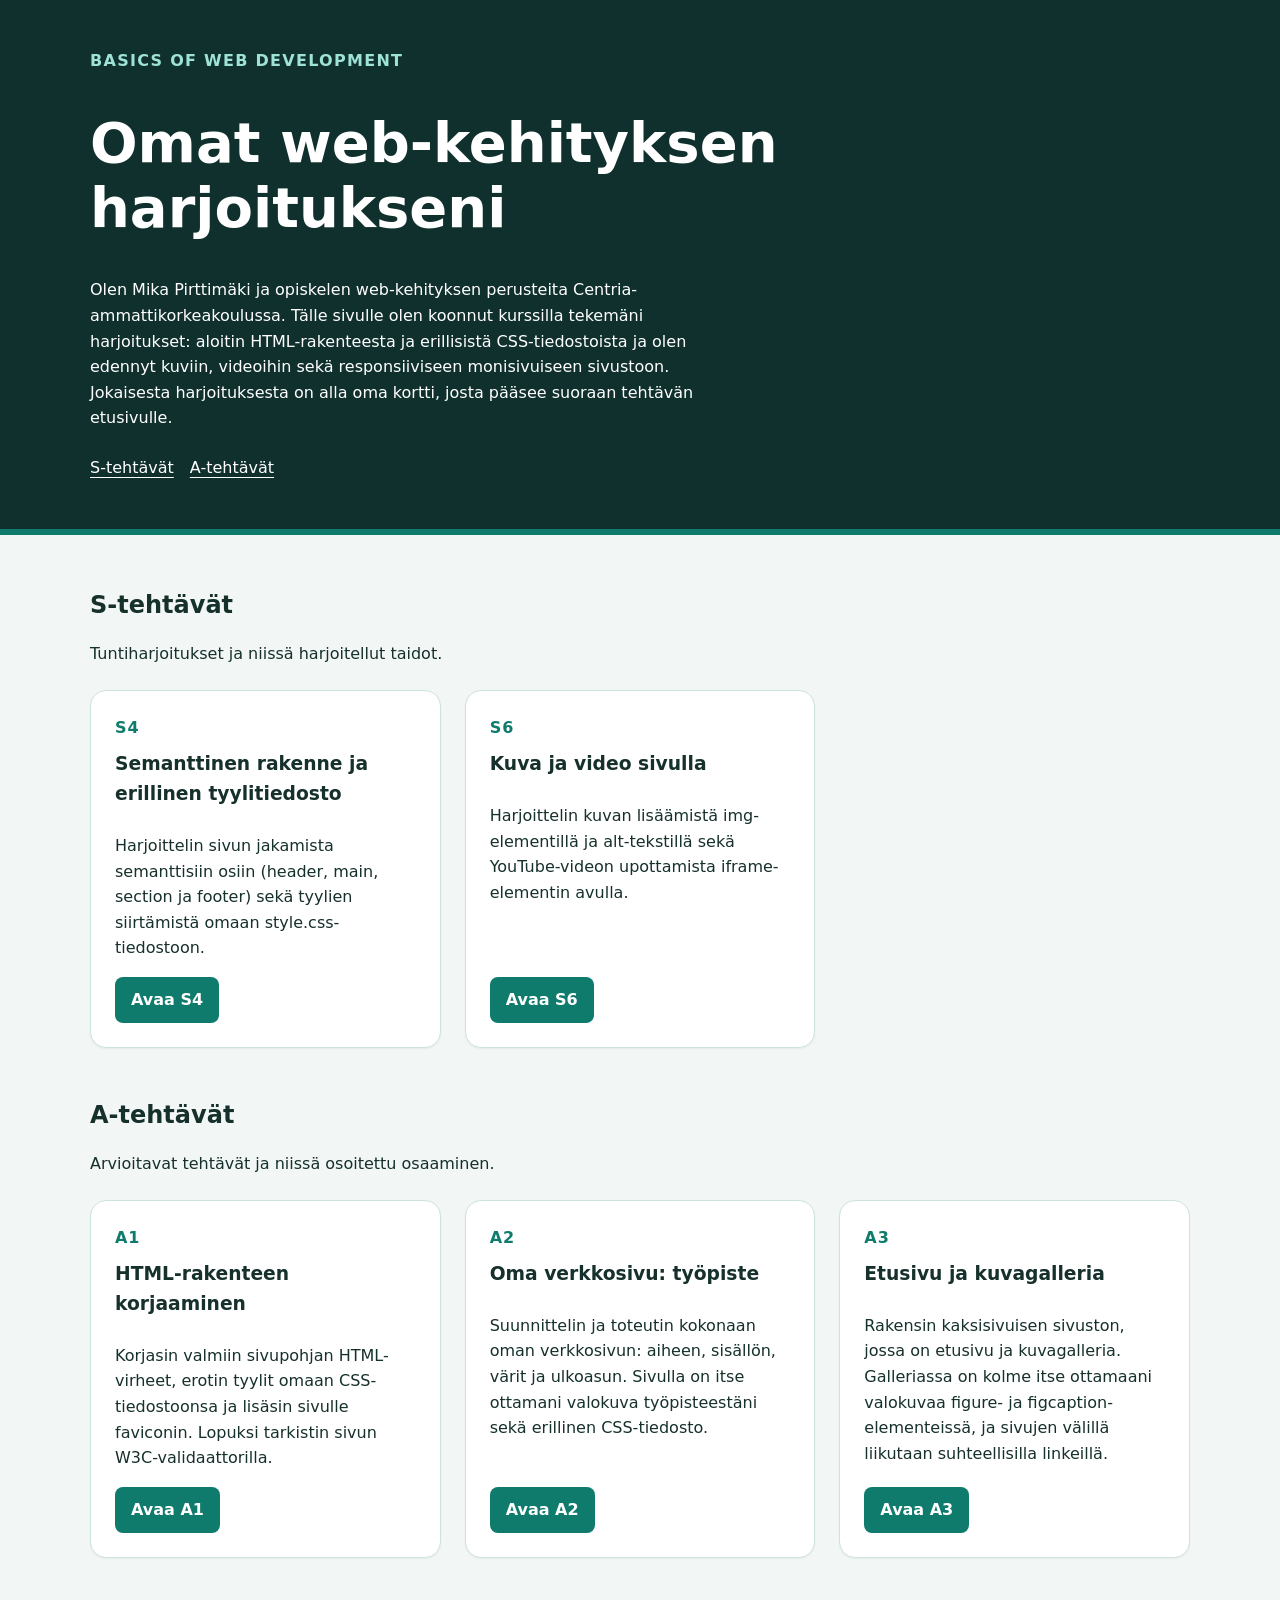
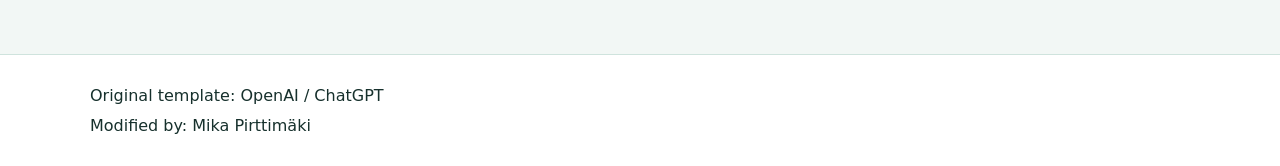
<file: index.html>
<!DOCTYPE html>
<!--
    Centria Edu - Basics of Web Development
    S9 - Repositorion koontisivu

    Original template: OpenAI / ChatGPT
    Modified by: Mika Pirttimäki
    Last modified: 2026-10-02
-->
<html lang="fi">

<head>
    <meta charset="UTF-8">
    <meta name="viewport" content="width=device-width, initial-scale=1.0">
    <meta name="author" content="Mika Pirttimäki">
    <meta name="description" content="Mika Pirttimäen web-kehityksen perusteiden harjoitukset koottuna yhdelle sivulle.">

    <title>Web-kehityksen harjoitukset – Mika Pirttimäki</title>

    <link rel="icon" href="favicon.ico" type="image/x-icon">
    <link rel="stylesheet" href="style.css">
</head>

<body>

    <header class="site-header">
        <div class="container">
            <p class="eyebrow">Basics of Web Development</p>

            <h1>Omat web-kehityksen harjoitukseni</h1>

            <p class="intro">
                Olen Mika Pirttimäki ja opiskelen web-kehityksen perusteita
                Centria-ammattikorkeakoulussa. Tälle sivulle olen koonnut
                kurssilla tekemäni harjoitukset: aloitin HTML-rakenteesta ja
                erillisistä CSS-tiedostoista ja olen edennyt kuviin, videoihin
                sekä responsiiviseen monisivuiseen sivustoon. Jokaisesta
                harjoituksesta on alla oma kortti, josta pääsee suoraan
                tehtävän etusivulle.
            </p>

            <nav aria-label="Harjoitusosiot">
                <a href="#s-tehtavat">S-tehtävät</a>
                <a href="#a-tehtavat">A-tehtävät</a>
            </nav>
        </div>
    </header>

    <main class="container">

        <section id="s-tehtavat" aria-labelledby="s-otsikko">
            <h2 id="s-otsikko">S-tehtävät</h2>

            <p>Tuntiharjoitukset ja niissä harjoitellut taidot.</p>

            <div class="card-grid">

                <article class="card">
                    <p class="task-id">S4</p>

                    <h3>Semanttinen rakenne ja erillinen tyylitiedosto</h3>

                    <p>
                        Harjoittelin sivun jakamista semanttisiin osiin
                        (header, main, section ja footer) sekä tyylien
                        siirtämistä omaan style.css-tiedostoon.
                    </p>

                    <a class="card-link" href="s4/index.html">Avaa S4</a>
                </article>

                <article class="card">
                    <p class="task-id">S6</p>

                    <h3>Kuva ja video sivulla</h3>

                    <p>
                        Harjoittelin kuvan lisäämistä img-elementillä ja
                        alt-tekstillä sekä YouTube-videon upottamista
                        iframe-elementin avulla.
                    </p>

                    <a class="card-link" href="s6/index.html">Avaa S6</a>
                </article>

            </div>
        </section>

        <section id="a-tehtavat" aria-labelledby="a-otsikko">
            <h2 id="a-otsikko">A-tehtävät</h2>

            <p>Arvioitavat tehtävät ja niissä osoitettu osaaminen.</p>

            <div class="card-grid">

                <article class="card">
                    <p class="task-id">A1</p>

                    <h3>HTML-rakenteen korjaaminen</h3>

                    <p>
                        Korjasin valmiin sivupohjan HTML-virheet, erotin tyylit
                        omaan CSS-tiedostoonsa ja lisäsin sivulle faviconin.
                        Lopuksi tarkistin sivun W3C-validaattorilla.
                    </p>

                    <a class="card-link" href="a1/index.html">Avaa A1</a>
                </article>

                <article class="card">
                    <p class="task-id">A2</p>

                    <h3>Oma verkkosivu: työpiste</h3>

                    <p>
                        Suunnittelin ja toteutin kokonaan oman verkkosivun:
                        aiheen, sisällön, värit ja ulkoasun. Sivulla on itse
                        ottamani valokuva työpisteestäni sekä erillinen
                        CSS-tiedosto.
                    </p>

                    <a class="card-link" href="a2/index.html">Avaa A2</a>
                </article>

                <article class="card">
                    <p class="task-id">A3</p>

                    <h3>Etusivu ja kuvagalleria</h3>

                    <p>
                        Rakensin kaksisivuisen sivuston, jossa on etusivu ja
                        kuvagalleria. Galleriassa on kolme itse ottamaani
                        valokuvaa figure- ja figcaption-elementeissä, ja sivujen
                        välillä liikutaan suhteellisilla linkeillä.
                    </p>

                    <a class="card-link" href="a3/index.html">Avaa A3</a>
                </article>

            </div>
        </section>

    </main>

    <footer class="site-footer">
        <div class="container">
            <p>Original template: OpenAI / ChatGPT</p>
            <p>Modified by: Mika Pirttimäki</p>
        </div>
    </footer>

</body>

</html>
</file>
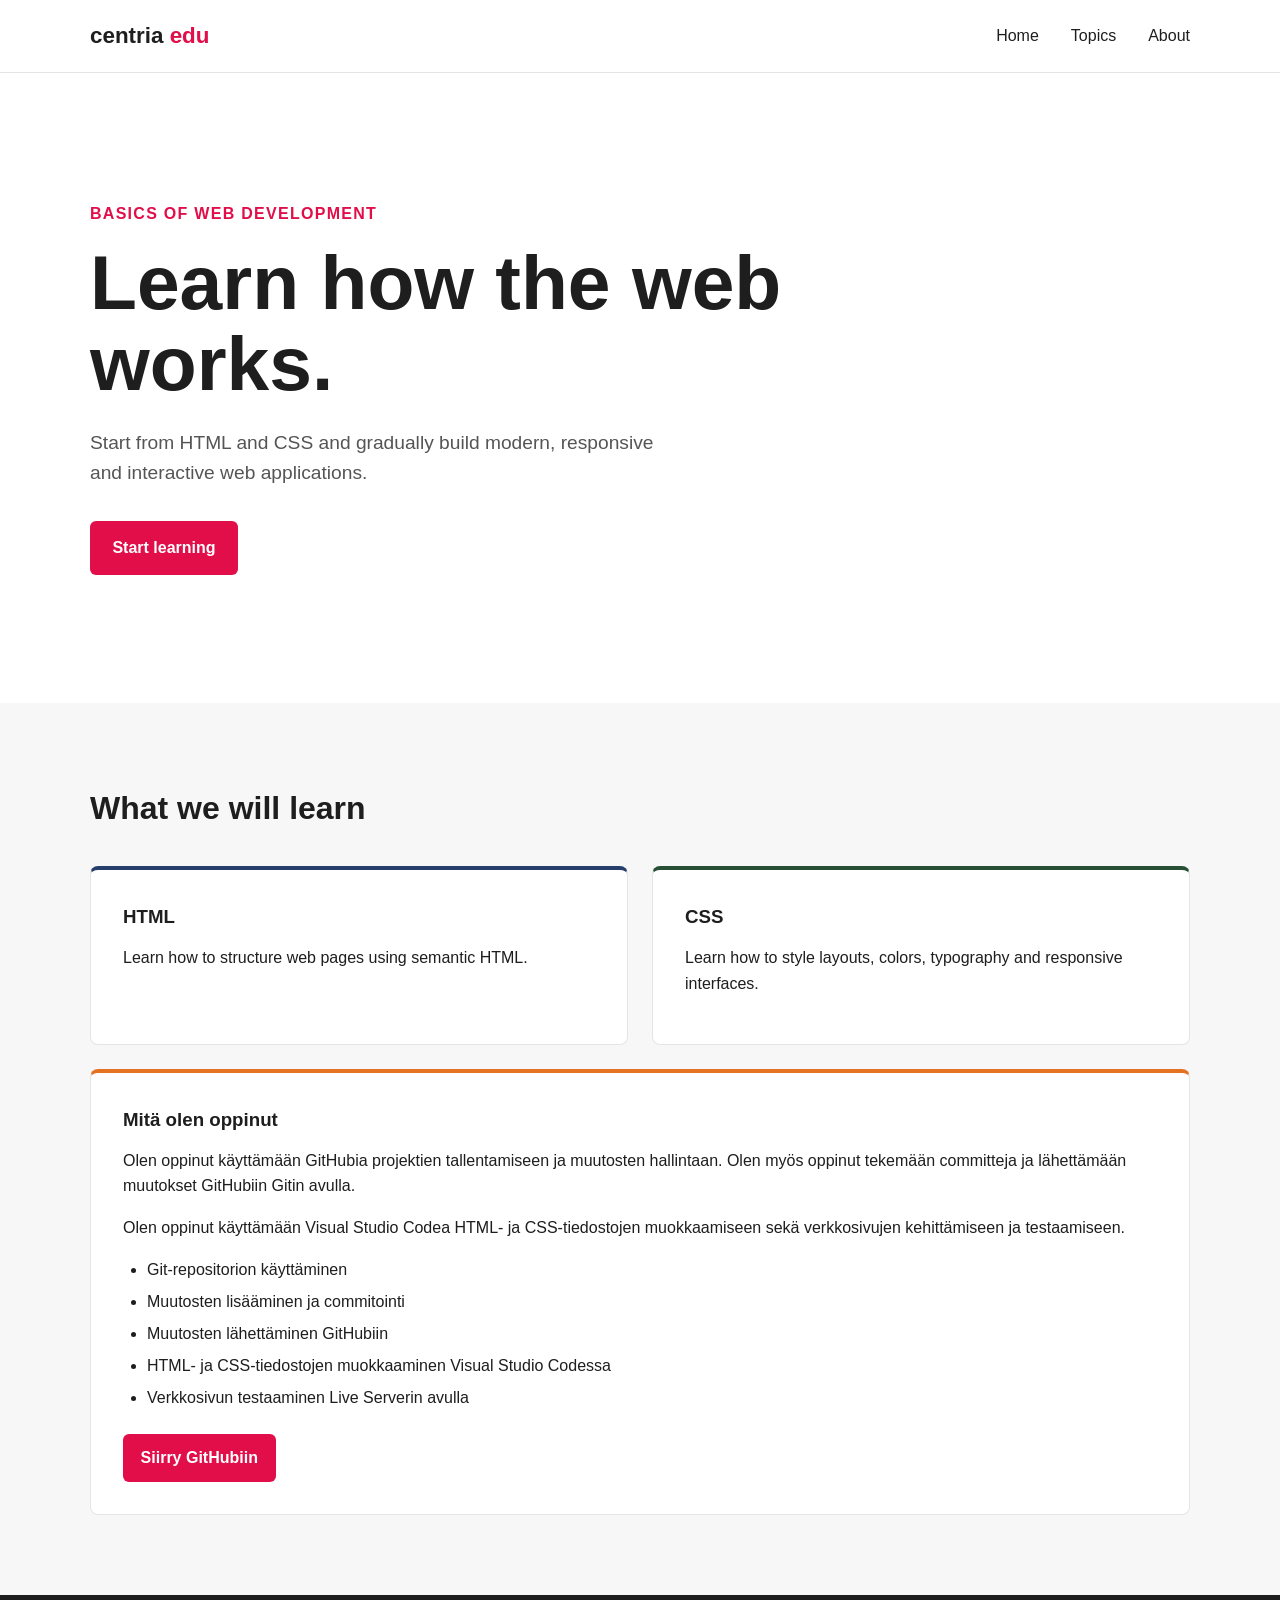
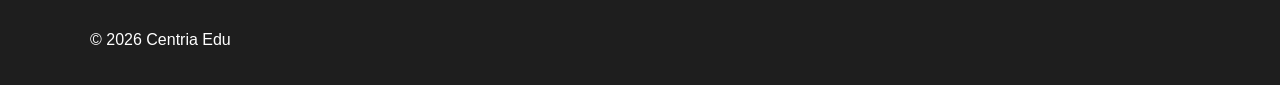
<file: a1/index.html>
<!--
    Centria Edu - Basics of Web Development

    Original author: Ville Heikkiniemi
    Modified by: Mika Pirttimäki
    Last modified: 2026-09-17

    Based on the original course template.
-->

<!DOCTYPE html>
<html lang="en">

<head>
    <meta charset="UTF-8">
    <meta name="viewport" content="width=device-width, initial-scale=1.0">
    <meta name="author" content="Ville Heikkiniemi">

    <link rel="icon" href="favicon.ico">
    <link rel="stylesheet" href="style.css">

    <title>Centria Edu | Basics of Web Development</title>
</head>

<body>

    <header>
        <div class="container">
            <nav>
                <div class="logo">
                    centria <span>edu</span>
                </div>

                <ul>
                    <li><a href="#">Home</a></li>
                    <li><a href="#topics">Topics</a></li>
                    <li><a href="#learning">About</a></li>
                </ul>
            </nav>
        </div>
    </header>

    <main>

        <section class="hero">
            <div class="container">
                <div class="hero-content">

                    <span class="label">Basics of Web Development</span>

                    <h1>
                        Learn how the web works.
                    </h1>

                    <p>
                        Start from HTML and CSS and gradually build modern,
                        responsive and interactive web applications.
                    </p>

                    <a href="#topics" class="button">
                        Start learning
                    </a>

                </div>
            </div>
        </section>

        <section class="topics" id="topics">
            <div class="container">

                <h2>What we will learn</h2>

                <div class="cards">

                    <article class="card">
                        <h3>HTML</h3>

                        <p>
                            Learn how to structure web pages using semantic HTML.
                        </p>
                    </article>

                    <article class="card">
                        <h3>CSS</h3>

                        <p>
                            Learn how to style layouts, colors, typography and
                            responsive interfaces.
                        </p>
                    </article>

                    <article class="card" id="learning">
                        <h3>Mitä olen oppinut</h3>

                        <p>
                            Olen oppinut käyttämään GitHubia projektien
                            tallentamiseen ja muutosten hallintaan. Olen myös
                            oppinut tekemään committeja ja lähettämään muutokset
                            GitHubiin Gitin avulla.
                        </p>

                        <p>
                            Olen oppinut käyttämään Visual Studio Codea HTML- ja
                            CSS-tiedostojen muokkaamiseen sekä verkkosivujen
                            kehittämiseen ja testaamiseen.
                        </p>

                        <ul>
                            <li>Git-repositorion käyttäminen</li>
                            <li>Muutosten lisääminen ja commitointi</li>
                            <li>Muutosten lähettäminen GitHubiin</li>
                            <li>HTML- ja CSS-tiedostojen muokkaaminen Visual Studio Codessa</li>
                            <li>Verkkosivun testaaminen Live Serverin avulla</li>
                        </ul>

                        <a href="https://github.com/" target="_blank" rel="noopener noreferrer">
                            Siirry GitHubiin
                        </a>
                    </article>

                </div>
            </div>
        </section>

    </main>

    <footer>
        <div class="container">
            <p>&copy; 2026 Centria Edu</p>
        </div>
    </footer>

</body>

</html>
</file>
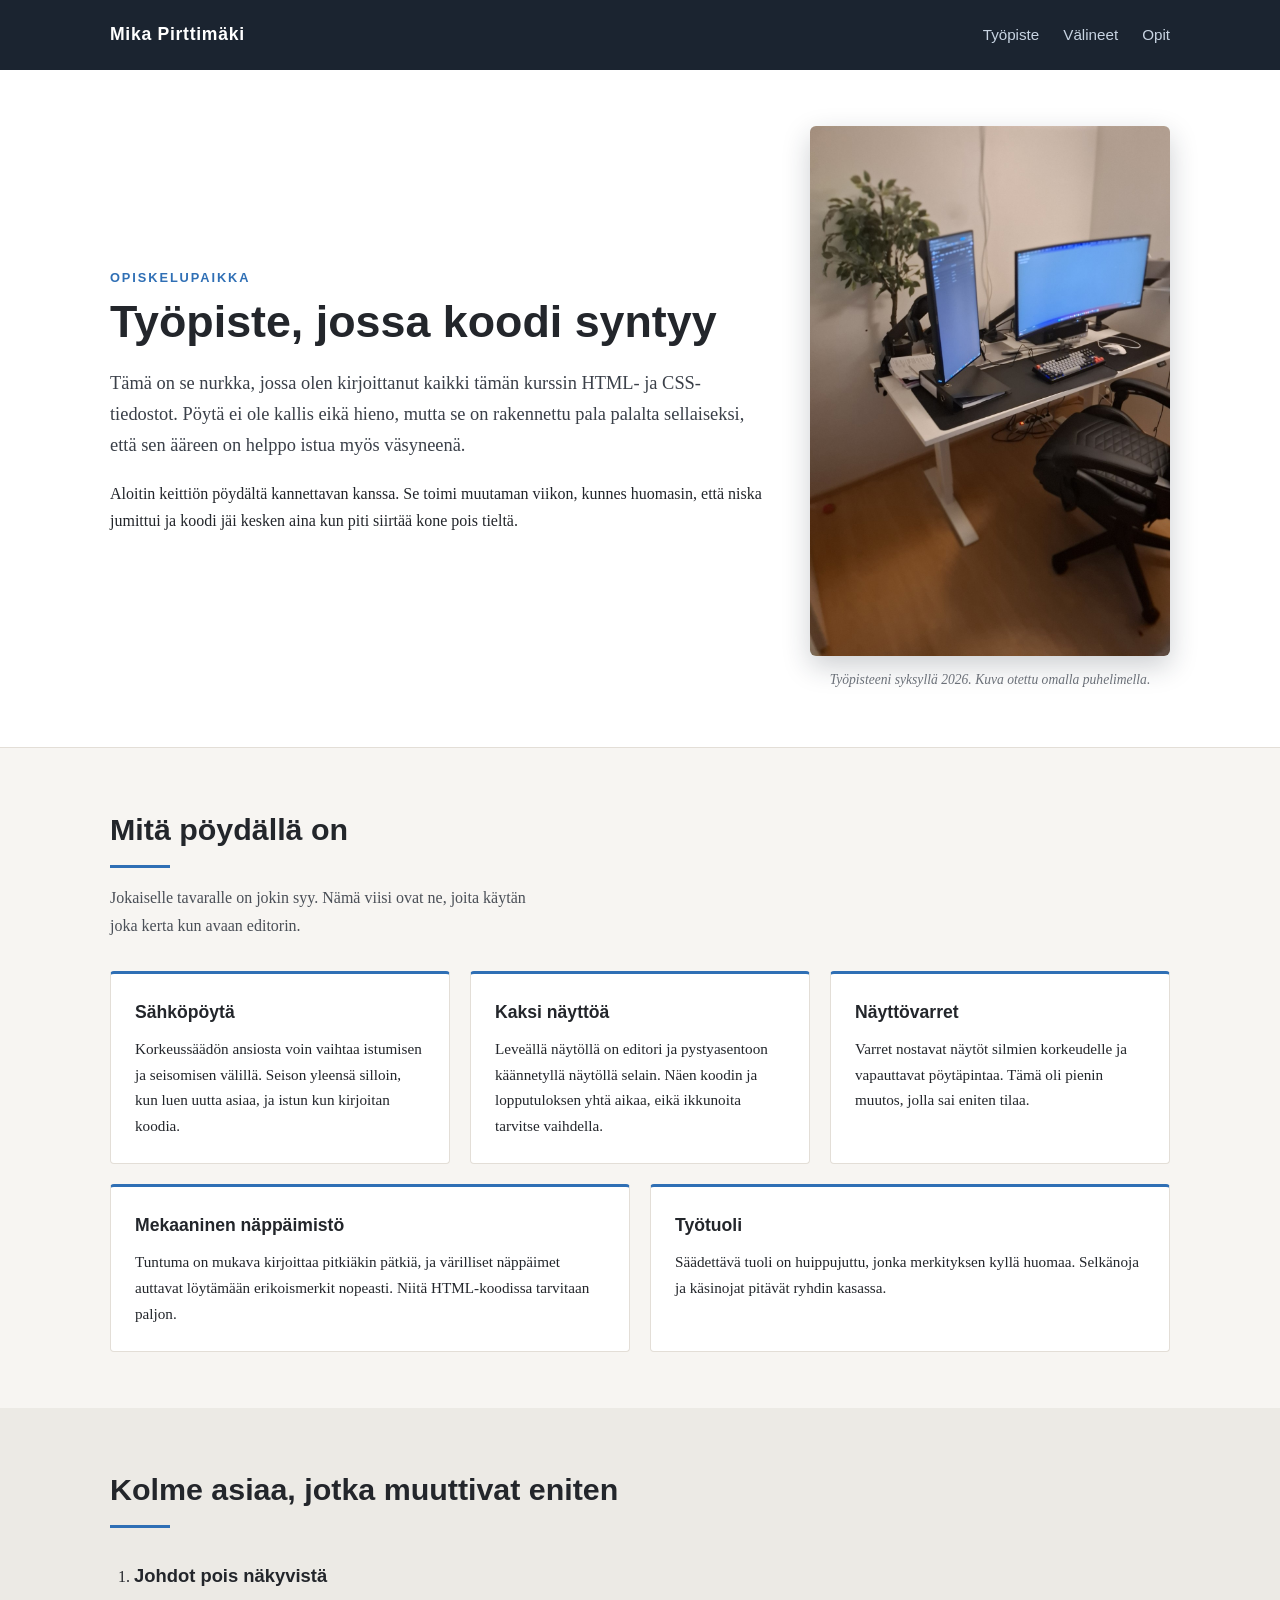
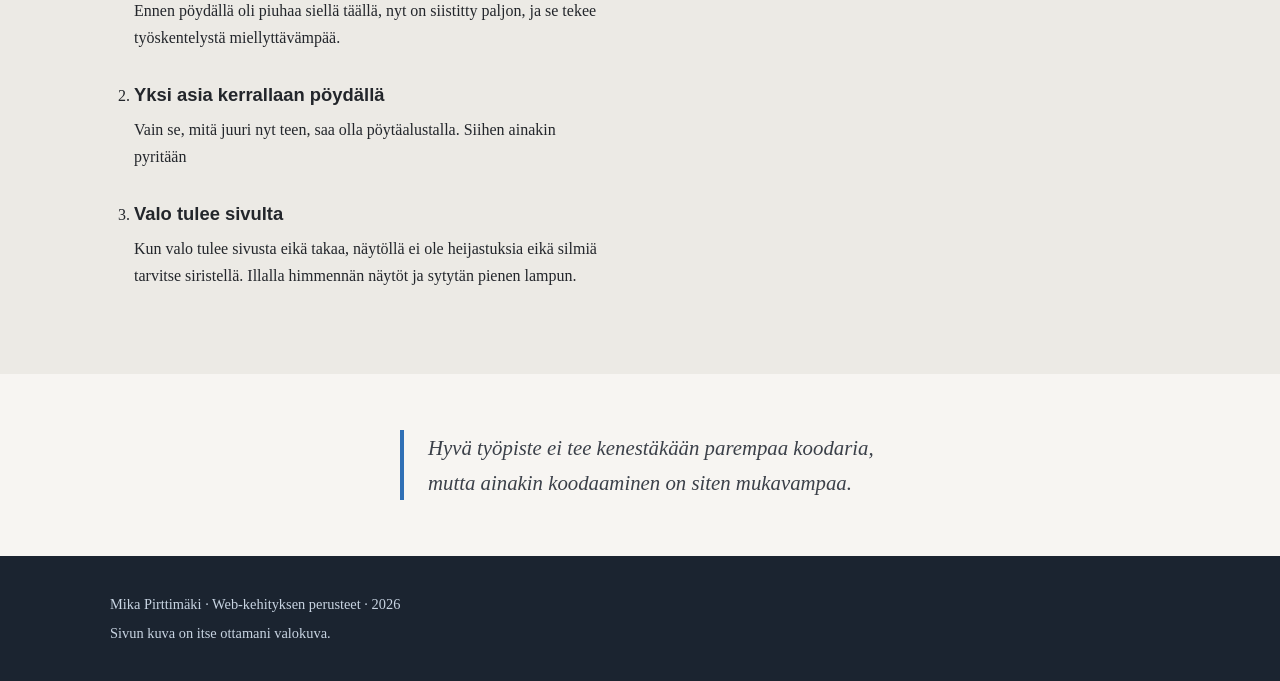
<file: a2/index.html>
<!DOCTYPE html>
<!--
    Centria Edu - Basics of Web Development
    A2 - Oma verkkosivu: työpiste

    Tekijä: Mika Pirttimäki
    Viimeksi muokattu: 2026-10-02
-->
<html lang="fi">

<head>
    <meta charset="UTF-8">
    <meta name="viewport" content="width=device-width, initial-scale=1.0">
    <meta name="author" content="Mika Pirttimäki">
    <meta name="description" content="Esittely työpisteestä, jolla opiskelen web-kehityksen perusteita.">

    <title>Työpiste | Mika Pirttimäki</title>

    <link rel="icon" href="favicon.ico" type="image/x-icon">
    <link rel="stylesheet" href="style.css">
</head>

<body>

    <header class="site-header">
        <div class="container header-inner">

            <p class="brand">Mika Pirttimäki</p>

            <nav aria-label="Sivun osiot">
                <a href="#tyopiste">Työpiste</a>
                <a href="#valineet">Välineet</a>
                <a href="#opit">Opit</a>
            </nav>

        </div>
    </header>

    <main>

        <section class="hero" id="tyopiste">
            <div class="container hero-inner">

                <div class="hero-text">
                    <p class="eyebrow">Opiskelupaikka</p>

                    <h1>Työpiste, jossa koodi syntyy</h1>

                    <p class="lead">
                        Tämä on se nurkka, jossa olen kirjoittanut kaikki tämän
                        kurssin HTML- ja CSS-tiedostot. Pöytä ei ole kallis eikä
                        hieno, mutta se on rakennettu pala palalta sellaiseksi,
                        että sen ääreen on helppo istua myös väsyneenä.
                    </p>

                    <p>
                        Aloitin keittiön pöydältä kannettavan kanssa. Se toimi
                        muutaman viikon, kunnes huomasin, että niska jumittui ja
                        koodi jäi kesken aina kun piti siirtää kone pois tieltä.
                    </p>
                </div>

                <figure class="hero-photo">
                    <img src="images/tyopiste.jpg"
                        alt="Valkoinen sähköpöytä, jonka päällä on pystyasentoon käännetty näyttö ja leveä kaareva näyttö varsitelineissä, mekaaninen näppäimistö ja hiiri mustalla pöytäalustalla. Pöydän vieressä on musta työtuoli ja viherkasvi.">

                    <figcaption>
                        Työpisteeni syksyllä 2026. Kuva otettu omalla puhelimella.
                    </figcaption>
                </figure>

            </div>
        </section>

        <section class="section" id="valineet">
            <div class="container">

                <h2>Mitä pöydällä on</h2>

                <p class="section-intro">
                    Jokaiselle tavaralle on jokin syy. Nämä viisi ovat ne, joita
                    käytän joka kerta kun avaan editorin.
                </p>

                <div class="cards">

                    <article class="card">
                        <h3>Sähköpöytä</h3>
                        <p>
                            Korkeussäädön ansiosta voin vaihtaa istumisen ja
                            seisomisen välillä. Seison yleensä silloin, kun
                            luen uutta asiaa, ja istun kun kirjoitan koodia.
                        </p>
                    </article>

                    <article class="card">
                        <h3>Kaksi näyttöä</h3>
                        <p>
                            Leveällä näytöllä on editori ja pystyasentoon
                            käännetyllä näytöllä selain. Näen koodin ja
                            lopputuloksen yhtä aikaa, eikä ikkunoita tarvitse
                            vaihdella.
                        </p>
                    </article>

                    <article class="card">
                        <h3>Näyttövarret</h3>
                        <p>
                            Varret nostavat näytöt silmien korkeudelle ja
                            vapauttavat pöytäpintaa. Tämä oli pienin muutos,
                            jolla sai eniten tilaa.
                        </p>
                    </article>

                    <article class="card">
                        <h3>Mekaaninen näppäimistö</h3>
                        <p>
                            Tuntuma on mukava kirjoittaa pitkiäkin pätkiä, ja
                            värilliset näppäimet auttavat löytämään erikoismerkit
                            nopeasti. Niitä HTML-koodissa tarvitaan paljon.
                        </p>
                    </article>

                    <article class="card">
                        <h3>Työtuoli</h3>
                        <p>
                            Säädettävä tuoli on huippujuttu, jonka merkityksen kyllä
                            huomaa. Selkänoja ja
                            käsinojat pitävät ryhdin kasassa.
                        </p>
                    </article>

                </div>

            </div>
        </section>

        <section class="section section-alt" id="opit">
            <div class="container">

                <h2>Kolme asiaa, jotka muuttivat eniten</h2>

                <ol class="steps">

                    <li>
                        <h3>Johdot pois näkyvistä</h3>
                        <p>
                            Ennen pöydällä oli piuhaa siellä täällä, nyt on siistitty paljon,
                            ja se tekee työskentelystä miellyttävämpää.
                        </p>
                    </li>

                    <li>
                        <h3>Yksi asia kerrallaan pöydällä</h3>
                        <p>
                            Vain se, mitä juuri nyt teen, saa olla pöytäalustalla. Siihen
                            ainakin pyritään
                           
                        </p>
                    </li>

                    <li>
                        <h3>Valo tulee sivulta</h3>
                        <p>
                            Kun valo tulee sivusta eikä takaa, näytöllä ei ole
                            heijastuksia eikä silmiä tarvitse siristellä. Illalla
                            himmennän näytöt ja sytytän pienen lampun.
                        </p>
                    </li>

                </ol>

            </div>
        </section>

        <div class="section">
            <div class="container">

                <blockquote class="quote">
                    <p>
                        Hyvä työpiste ei tee kenestäkään parempaa koodaria, 
                        mutta ainakin koodaaminen on siten mukavampaa.
                    </p>
                </blockquote>

            </div>
        </div>

    </main>

    <footer class="site-footer">
        <div class="container">
            <p>Mika Pirttimäki &middot; Web-kehityksen perusteet &middot; 2026</p>
            <p>Sivun kuva on itse ottamani valokuva.</p>
        </div>
    </footer>

</body>

</html>
</file>
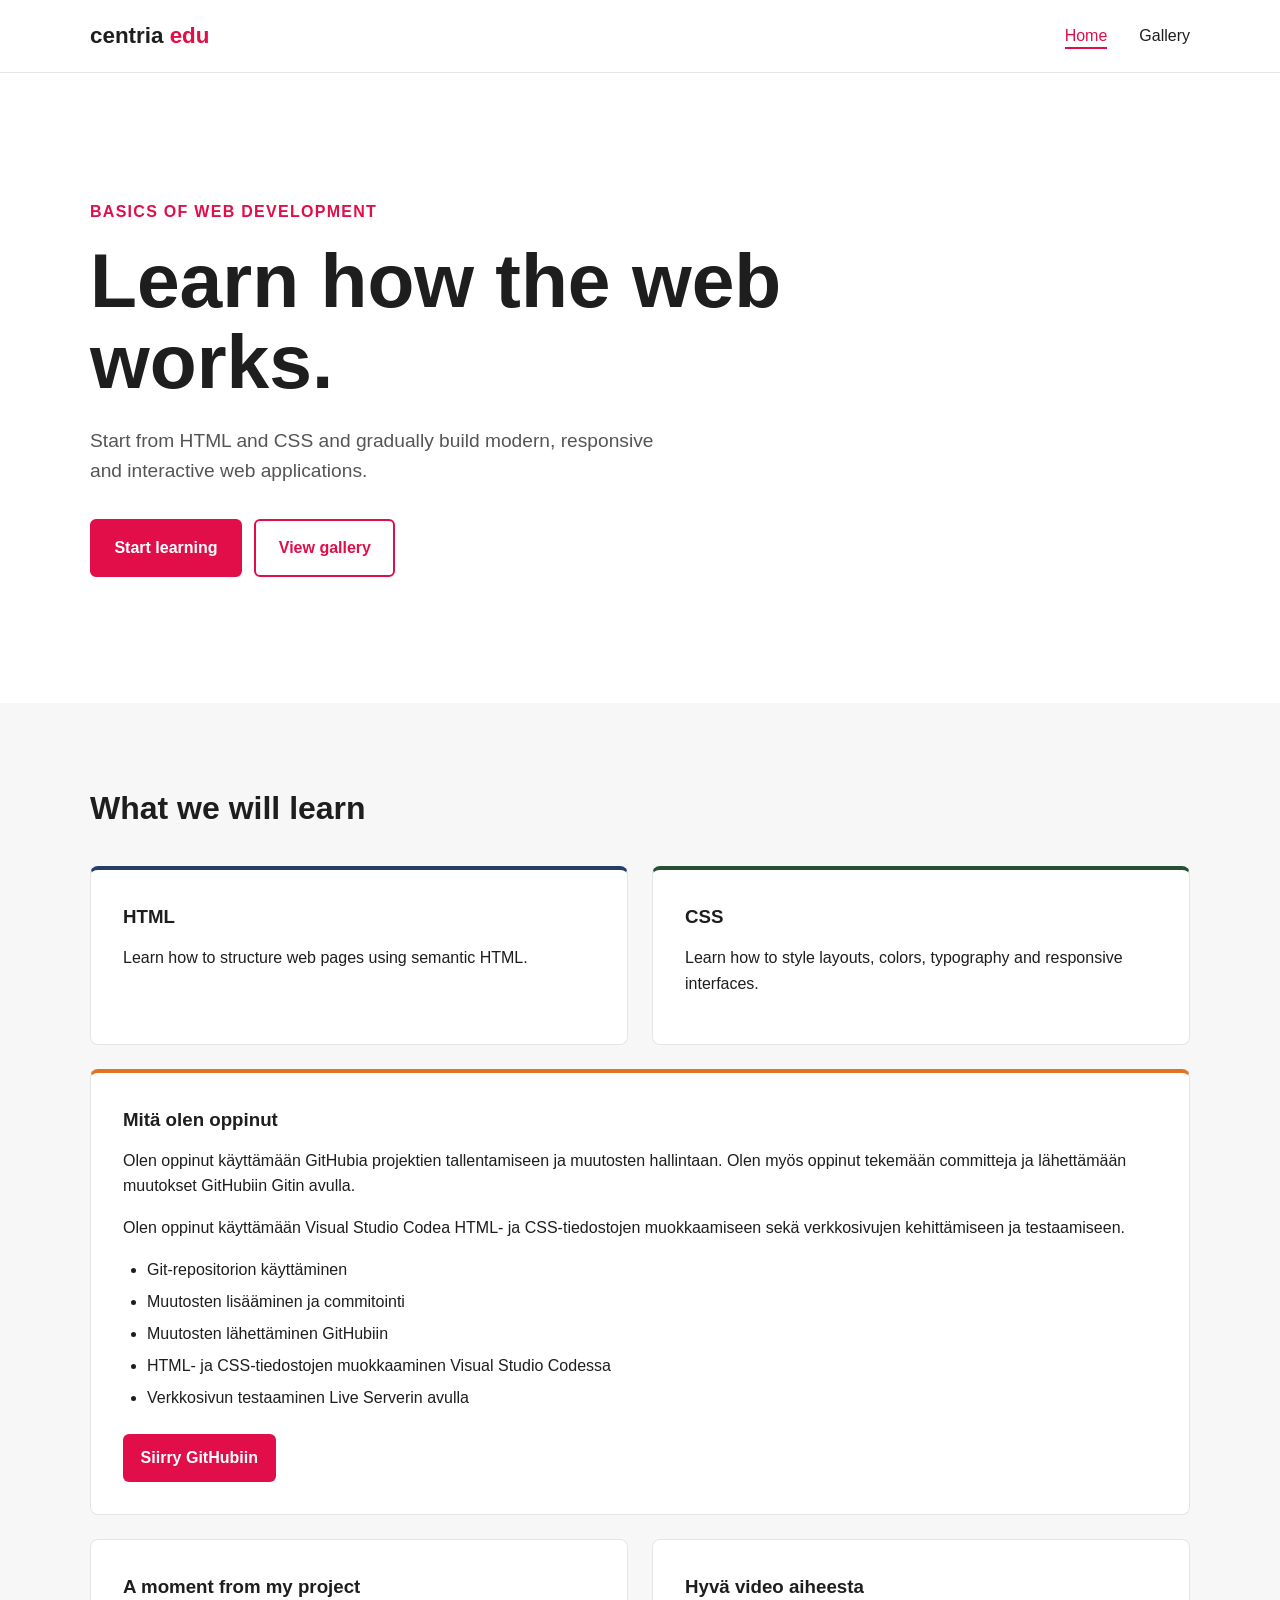
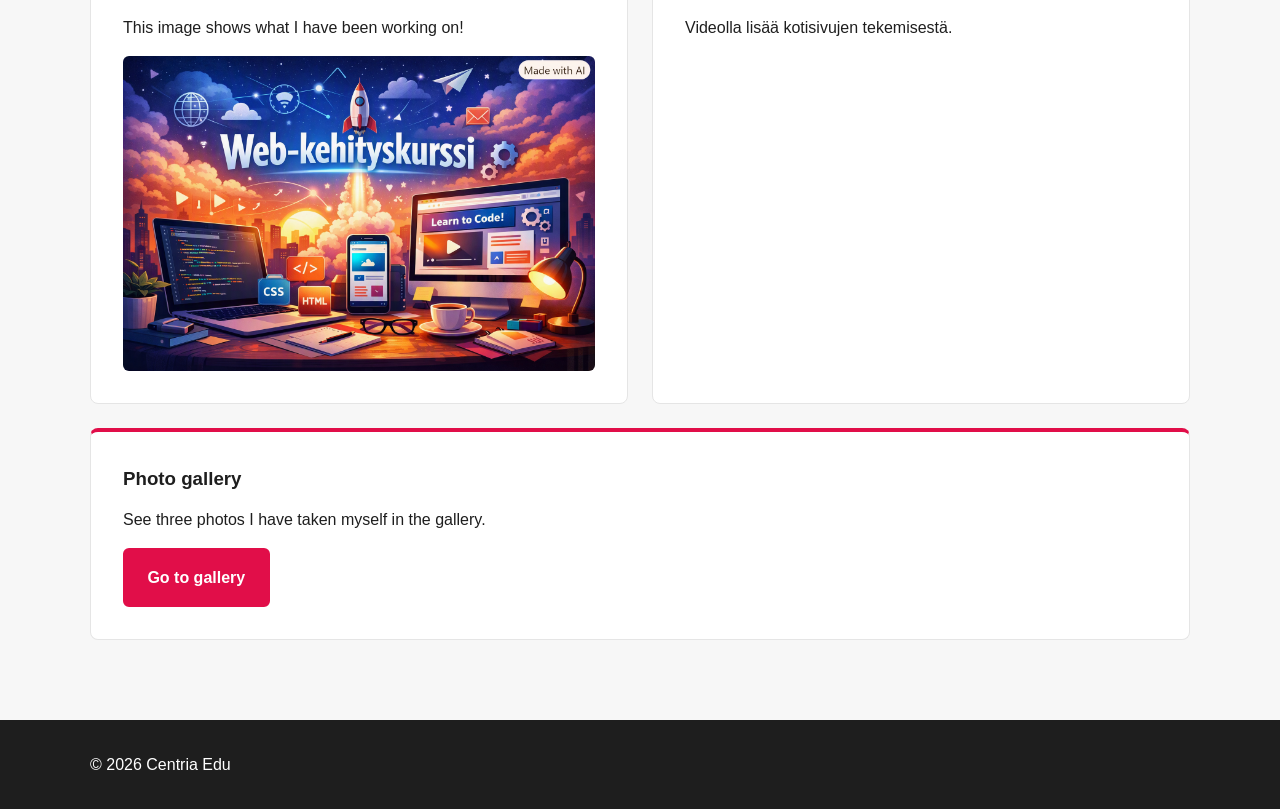
<file: a3/index.html>
<!DOCTYPE html>
<!--
    Centria Edu - Basics of Web Development

    Original author: Ville Heikkiniemi
    Modified by: Mika Pirttimäki
    Last modified: 2026-10-01

    Based on the original course template.
-->
<html lang="en">

<head>
    <meta charset="UTF-8">
    <meta name="viewport" content="width=device-width, initial-scale=1.0">
    <meta name="author" content="Mika Pirttimäki">

    <link rel="icon" href="favicon.ico">
    <link rel="stylesheet" href="style.css">

    <title>Home | Centria Edu</title>
</head>

<body>

    <header>
        <div class="container">
            <nav>
                <div class="logo">
                    centria <span>edu</span>
                </div>

                <ul>
                    <li><a href="index.html" class="active" aria-current="page">Home</a></li>
                    <li><a href="gallery.html">Gallery</a></li>
                </ul>
            </nav>
        </div>
    </header>

    <main>

        <section class="hero">
            <div class="container">
                <div class="hero-content">

                    <span class="label">Basics of Web Development</span>

                    <h1>
                        Learn how the web works.
                    </h1>

                    <p>
                        Start from HTML and CSS and gradually build modern,
                        responsive and interactive web applications.
                    </p>

                    <a href="#topics" class="button">
                        Start learning
                    </a>

                    <a href="gallery.html" class="button button-outline">
                        View gallery
                    </a>

                </div>
            </div>
        </section>

        <section class="topics" id="topics">
            <div class="container">

                <h2>What we will learn</h2>

                <div class="cards">

                    <article class="card">
                        <h3>HTML</h3>

                        <p>
                            Learn how to structure web pages using semantic HTML.
                        </p>
                    </article>

                    <article class="card">
                        <h3>CSS</h3>

                        <p>
                            Learn how to style layouts, colors, typography and
                            responsive interfaces.
                        </p>
                    </article>

                    <article class="card learning" id="learning">
                        <h3>Mitä olen oppinut</h3>

                        <p>
                            Olen oppinut käyttämään GitHubia projektien
                            tallentamiseen ja muutosten hallintaan. Olen myös
                            oppinut tekemään committeja ja lähettämään muutokset
                            GitHubiin Gitin avulla.
                        </p>

                        <p>
                            Olen oppinut käyttämään Visual Studio Codea HTML- ja
                            CSS-tiedostojen muokkaamiseen sekä verkkosivujen
                            kehittämiseen ja testaamiseen.
                        </p>

                        <ul>
                            <li>Git-repositorion käyttäminen</li>
                            <li>Muutosten lisääminen ja commitointi</li>
                            <li>Muutosten lähettäminen GitHubiin</li>
                            <li>HTML- ja CSS-tiedostojen muokkaaminen Visual Studio Codessa</li>
                            <li>Verkkosivun testaaminen Live Serverin avulla</li>
                        </ul>

                        <a href="https://github.com/" target="_blank" rel="noopener noreferrer">
                            Siirry GitHubiin
                        </a>
                    </article>

                    <!-- Pictures section -->
                    <article class="card">
                        <h3>A moment from my project</h3>
                        <p>
                            This image shows what I have been working on!
                        </p>
                        <img src="images/tekoalykuva.png" alt="Every day it's like this">
                    </article>

                    <!-- Video section -->
                    <article class="card">
                        <h3>Hyvä video aiheesta</h3>
                        <p>Videolla lisää kotisivujen tekemisestä.</p>
                        <iframe class="video" src="https://www.youtube.com/embed/Ss_3M5VhaYA?si=KcB52KSra6Bb_6T6" title="YouTube video player" allow="accelerometer; autoplay; clipboard-write; encrypted-media; gyroscope; picture-in-picture; web-share" referrerpolicy="strict-origin-when-cross-origin" allowfullscreen></iframe>
                    </article>

                    <!-- Link to gallery -->
                    <article class="card card-gallery">
                        <h3>Photo gallery</h3>
                        <p>
                            See three photos I have taken myself in the gallery.
                        </p>
                        <a href="gallery.html" class="button">Go to gallery</a>
                    </article>

                </div>
            </div>
        </section>

    </main>

    <footer>
        <div class="container">
            <p>&copy; 2026 Centria Edu</p>
        </div>
    </footer>

</body>

</html>
</file>
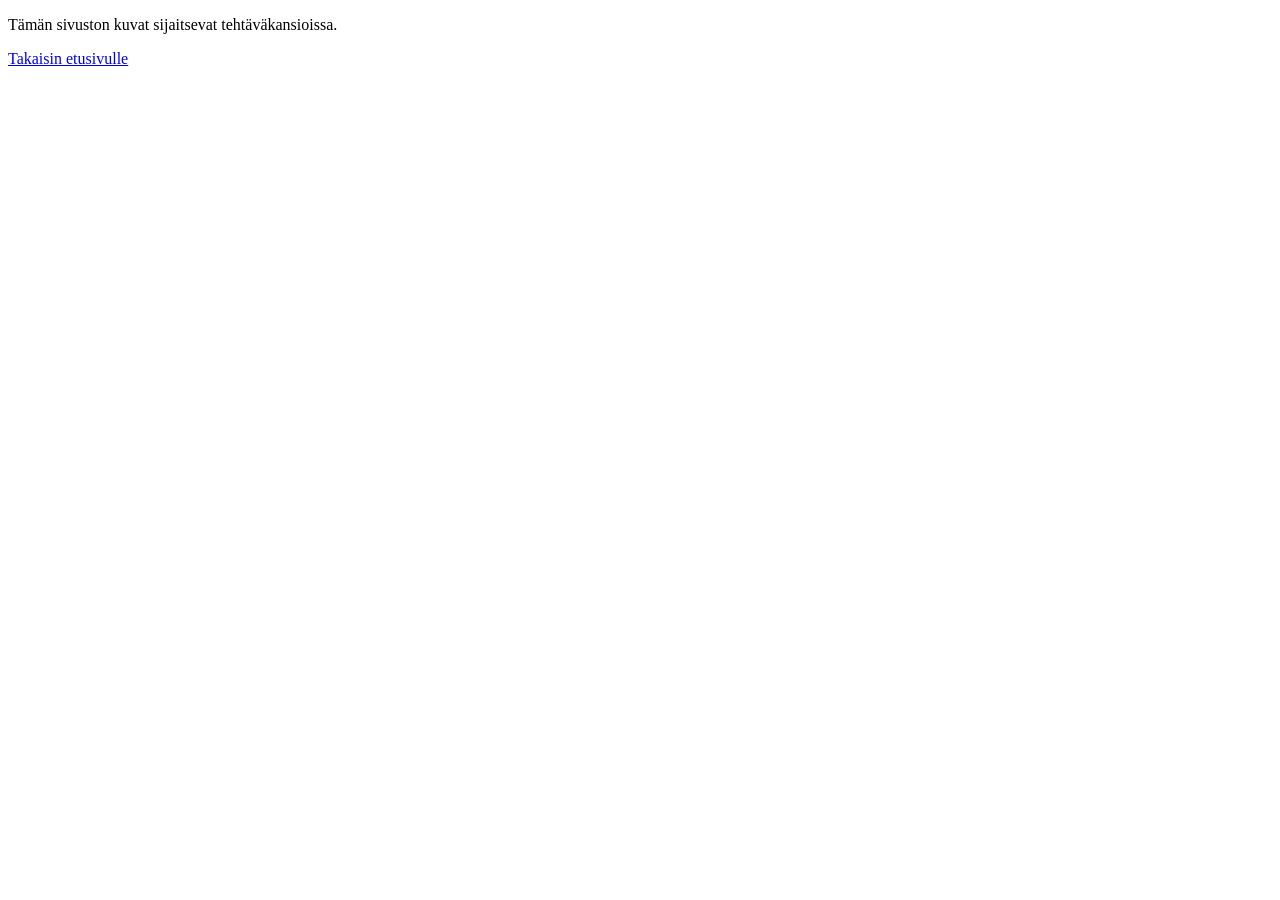
<file: images/index.html>
<!DOCTYPE html>
<!--
    Centria Edu - Basics of Web Development

    Tekijä: Mika Pirttimäki
-->
<html lang="fi">

<head>
    <meta charset="UTF-8">
    <meta name="viewport" content="width=device-width, initial-scale=1.0">
    <title>Kuvat</title>
</head>

<body>
    <p>Tämän sivuston kuvat sijaitsevat tehtäväkansioissa.</p>
    <p><a href="../index.html">Takaisin etusivulle</a></p>
</body>

</html>
</file>
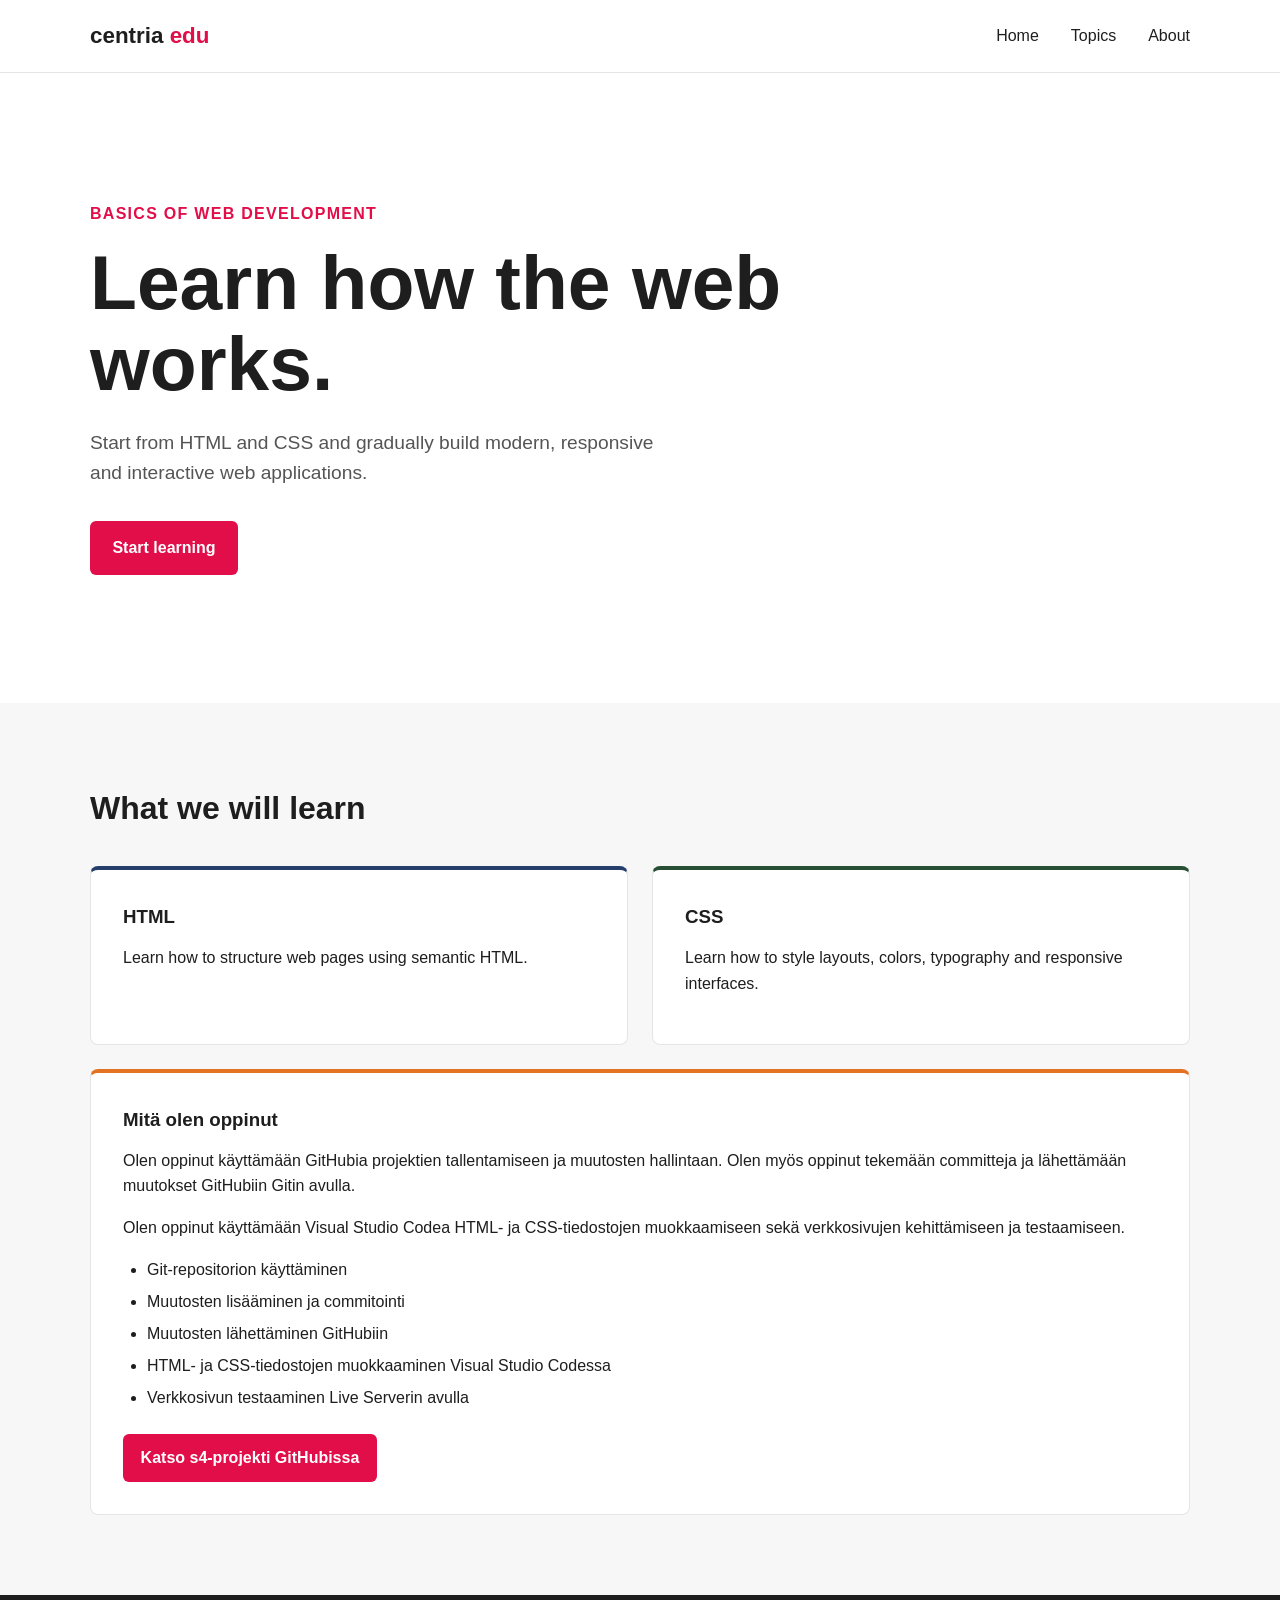
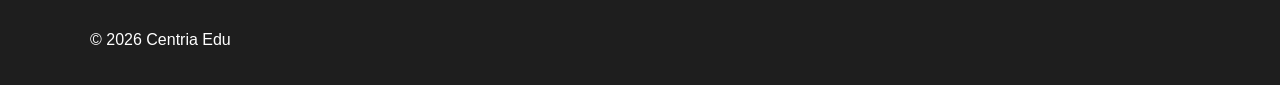
<file: s4/index.html>
<!--
    Centria Edu - Basics of Web Development

    Original author: Ville Heikkiniemi
    Modified by: Mika Pirttimäki
    Last modified: 2026-09-17

    Based on the original course template.
-->

<!DOCTYPE html>
<html lang="en">

<head>
    <meta charset="UTF-8">
    <meta name="viewport" content="width=device-width, initial-scale=1.0">
    <meta name="author" content="Ville Heikkiniemi">

    <link rel="icon" href="favicon.ico">
    <link rel="stylesheet" href="style.css">

    <title>Centria Edu | Basics of Web Development</title>
</head>

<body>

    <header>
        <div class="container">
            <nav>
                <div class="logo">
                    centria <span>edu</span>
                </div>

                <ul>
                    <li><a href="#">Home</a></li>
                    <li><a href="#topics">Topics</a></li>
                    <li><a href="#learning">About</a></li>
                </ul>
            </nav>
        </div>
    </header>

    <main>

        <section class="hero">
            <div class="container">
                <div class="hero-content">

                    <span class="label">Basics of Web Development</span>

                    <h1>
                        Learn how the web works.
                    </h1>

                    <p>
                        Start from HTML and CSS and gradually build modern,
                        responsive and interactive web applications.
                    </p>

                    <a href="#topics" class="button">
                        Start learning
                    </a>

                </div>
            </div>
        </section>

        <section class="topics" id="topics">
            <div class="container">

                <h2>What we will learn</h2>

                <div class="cards">

                    <article class="card">
                        <h3>HTML</h3>

                        <p>
                            Learn how to structure web pages using semantic HTML.
                        </p>
                    </article>

                    <article class="card">
                        <h3>CSS</h3>

                        <p>
                            Learn how to style layouts, colors, typography and
                            responsive interfaces.
                        </p>
                    </article>

                    <article class="card" id="learning">
                        <h3>Mitä olen oppinut</h3>

                        <p>
                            Olen oppinut käyttämään GitHubia projektien
                            tallentamiseen ja muutosten hallintaan. Olen myös
                            oppinut tekemään committeja ja lähettämään muutokset
                            GitHubiin Gitin avulla.
                        </p>

                        <p>
                            Olen oppinut käyttämään Visual Studio Codea HTML- ja
                            CSS-tiedostojen muokkaamiseen sekä verkkosivujen
                            kehittämiseen ja testaamiseen.
                        </p>

                        <ul>
                            <li>Git-repositorion käyttäminen</li>
                            <li>Muutosten lisääminen ja commitointi</li>
                            <li>Muutosten lähettäminen GitHubiin</li>
                            <li>HTML- ja CSS-tiedostojen muokkaaminen Visual Studio Codessa</li>
                            <li>Verkkosivun testaaminen Live Serverin avulla</li>
                        </ul>

                        <a href="https://github.com/Pira85/a1/tree/main/s4" target="_blank" rel="noopener noreferrer">
                        Katso s4-projekti GitHubissa
                        </a>
                    </article>

                </div>
            </div>
        </section>

    </main>

    <footer>
        <div class="container">
            <p>&copy; 2026 Centria Edu</p>
        </div>
    </footer>

</body>

</html>
</file>
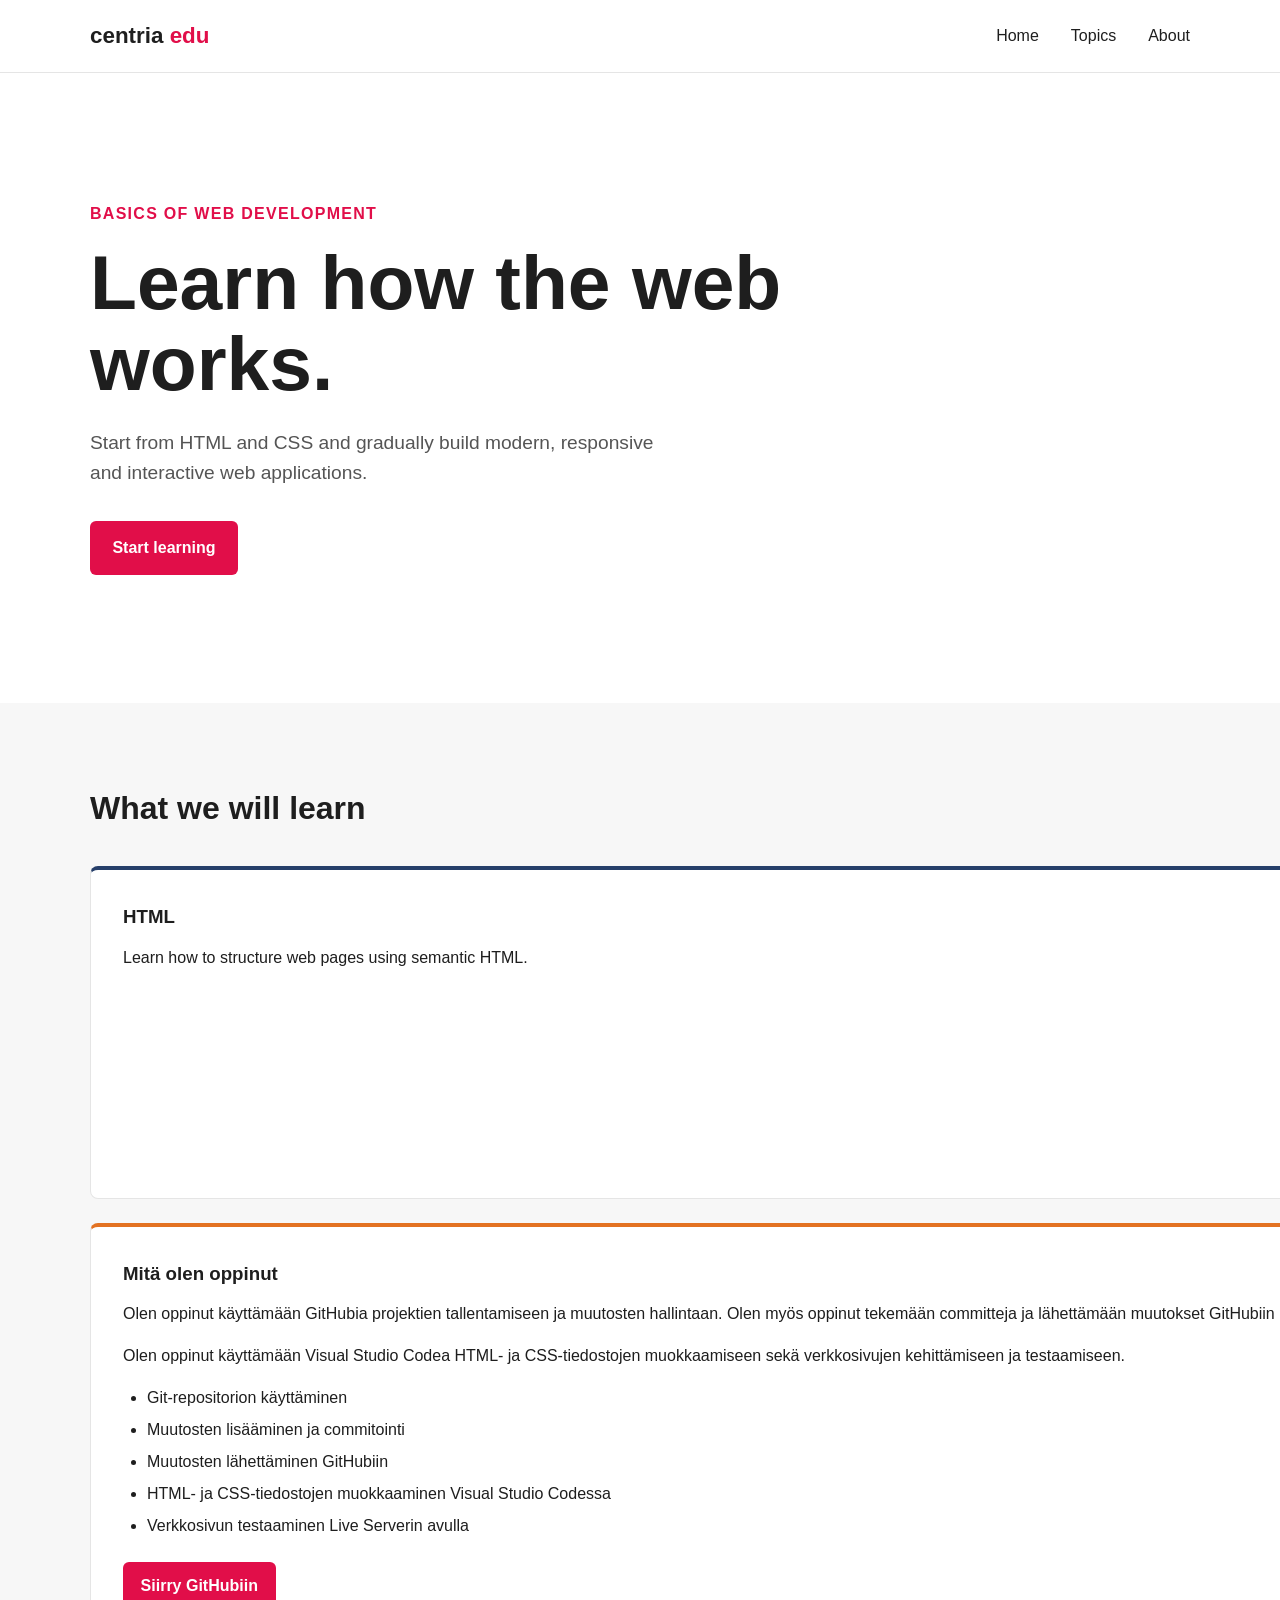
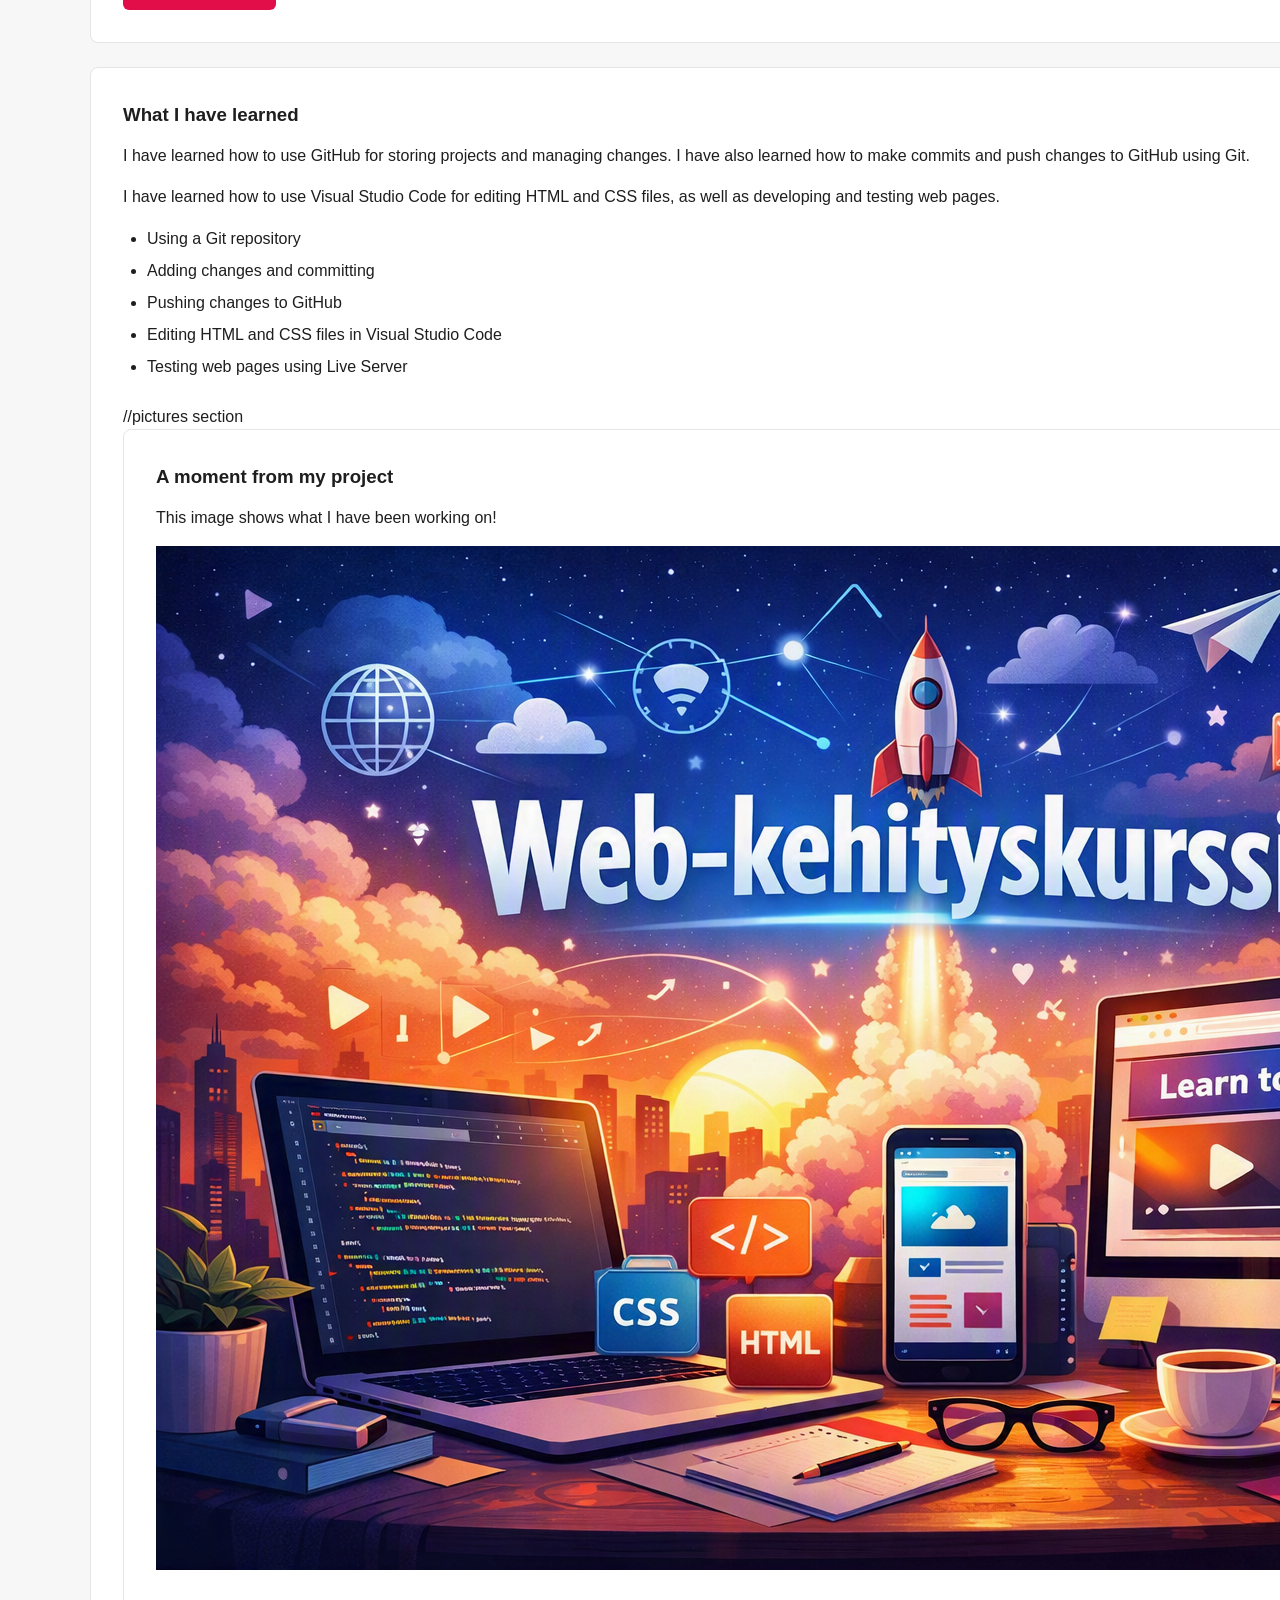
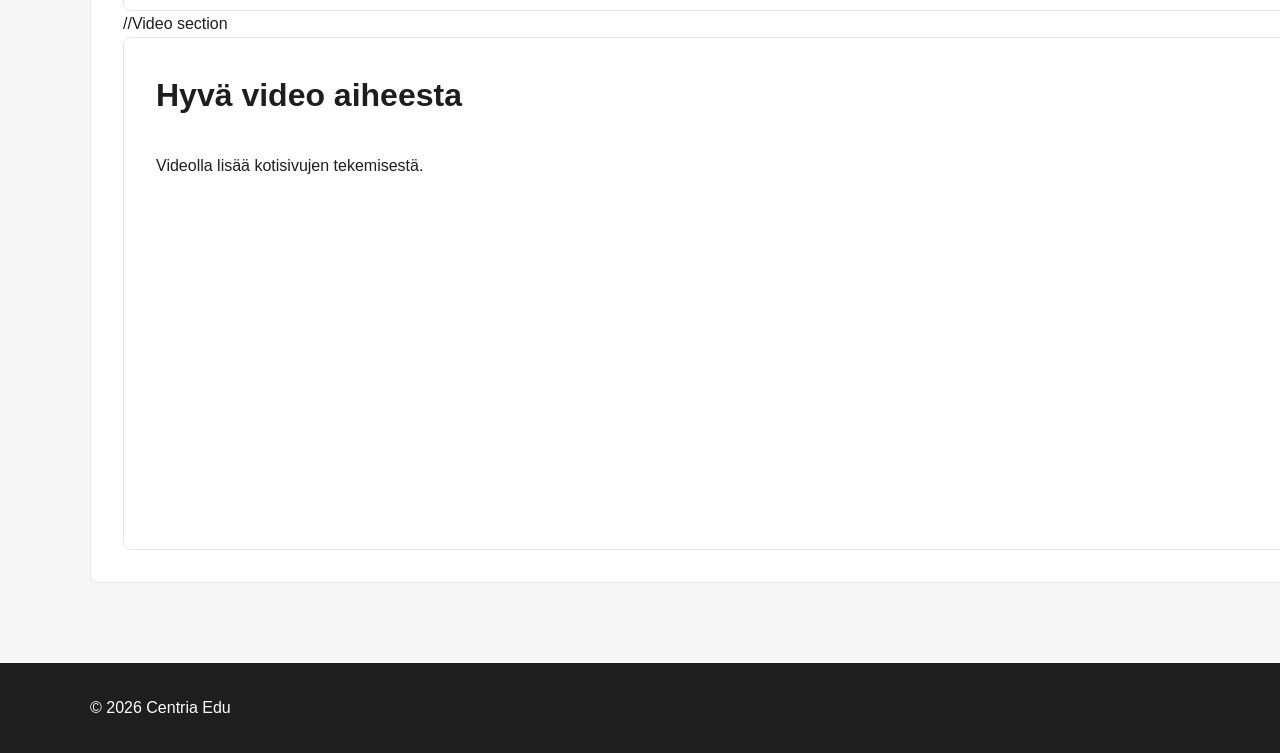
<file: s6/index.html>
<!--
    Centria Edu - Basics of Web Development

    Original author: Ville Heikkiniemi
    Modified by: Mika Pirttimäki
    Last modified: 2026-09-17

    Based on the original course template.
-->

<!DOCTYPE html>
<html lang="en">

<head>
    <meta charset="UTF-8">
    <meta name="viewport" content="width=device-width, initial-scale=1.0">
    <meta name="author" content="Ville Heikkiniemi">

    <link rel="icon" href="favicon.ico">
    <link rel="stylesheet" href="style.css">

    <title>Centria Edu | Basics of Web Development</title>
</head>

<body>

    <header>
        <div class="container">
            <nav>
                <div class="logo">
                    centria <span>edu</span>
                </div>

                <ul>
                    <li><a href="#">Home</a></li>
                    <li><a href="#topics">Topics</a></li>
                    <li><a href="#learning">About</a></li>
                </ul>
            </nav>
        </div>
    </header>

    <main>

        <section class="hero">
            <div class="container">
                <div class="hero-content">

                    <span class="label">Basics of Web Development</span>

                    <h1>
                        Learn how the web works.
                    </h1>

                    <p>
                        Start from HTML and CSS and gradually build modern,
                        responsive and interactive web applications.
                    </p>

                    <a href="#topics" class="button">
                        Start learning
                    </a>

                </div>
            </div>
        </section>

        <section class="topics" id="topics">
            <div class="container">

                <h2>What we will learn</h2>

                <div class="cards">

                    <article class="card">
                        <h3>HTML</h3>

                        <p>
                            Learn how to structure web pages using semantic HTML.
                        </p>
                    </article>

                    <article class="card">
                        <h3>CSS</h3>

                        <p>
                            Learn how to style layouts, colors, typography and
                            responsive interfaces.
                        </p>
                    </article>

                    <article class="card" id="learning">
                        <h3>Mitä olen oppinut</h3>

                        <p>
                            Olen oppinut käyttämään GitHubia projektien
                            tallentamiseen ja muutosten hallintaan. Olen myös
                            oppinut tekemään committeja ja lähettämään muutokset
                            GitHubiin Gitin avulla.
                        </p>

                        <p>
                            Olen oppinut käyttämään Visual Studio Codea HTML- ja
                            CSS-tiedostojen muokkaamiseen sekä verkkosivujen
                            kehittämiseen ja testaamiseen.
                        </p>

                        <ul>
                            <li>Git-repositorion käyttäminen</li>
                            <li>Muutosten lisääminen ja commitointi</li>
                            <li>Muutosten lähettäminen GitHubiin</li>
                            <li>HTML- ja CSS-tiedostojen muokkaaminen Visual Studio Codessa</li>
                            <li>Verkkosivun testaaminen Live Serverin avulla</li>
                        </ul>

                        <a href="https://github.com/" target="_blank" rel="noopener noreferrer">
                            Siirry GitHubiin
                        </a>
                    </article>
                    <article class="card" id="learning">
                        <h3>What I have learned</h3>

                        <p>
                            I have learned how to use GitHub for storing projects
                            and managing changes. I have also learned how to make
                            commits and push changes to GitHub using Git.
                        </p>

                        <p>
                            I have learned how to use Visual Studio Code for
                            editing HTML and CSS files, as well as developing and
                            testing web pages.
                        </p>

                        <ul>
                            <li>Using a Git repository</li>
                            <li>Adding changes and committing</li>
                            <li>Pushing changes to GitHub</li>
                            <li>Editing HTML and CSS files in Visual Studio Code</li>
                            <li>Testing web pages using Live Server</li>
                        </ul>
                        //pictures section
                        <article class="card">
                            <h3>A moment from my project</h3>
                            <p>
                                This image shows what I have been working on!
                            </p>
                            <img src="images/tekoalykuva.png" alt="Every day it's like this" />               
                        </article>
                        
                        //Video section
                        <article class="card">
                        <h2>Hyvä video aiheesta</h2>
                        <p>Videolla lisää kotisivujen tekemisestä.</p>
                        <iframe width="560" height="315" src="https://www.youtube.com/embed/Ss_3M5VhaYA?si=KcB52KSra6Bb_6T6" title="YouTube video player" frameborder="0" allow="accelerometer; autoplay; clipboard-write; encrypted-media; gyroscope; picture-in-picture; web-share" referrerpolicy="strict-origin-when-cross-origin" allowfullscreen></iframe>
                        </article>
                    </div>
        </section>

    </main>

    <footer>
        <div class="container">
            <p>&copy; 2026 Centria Edu</p>
        </div>
    </footer>

</body>

</html>
</file>
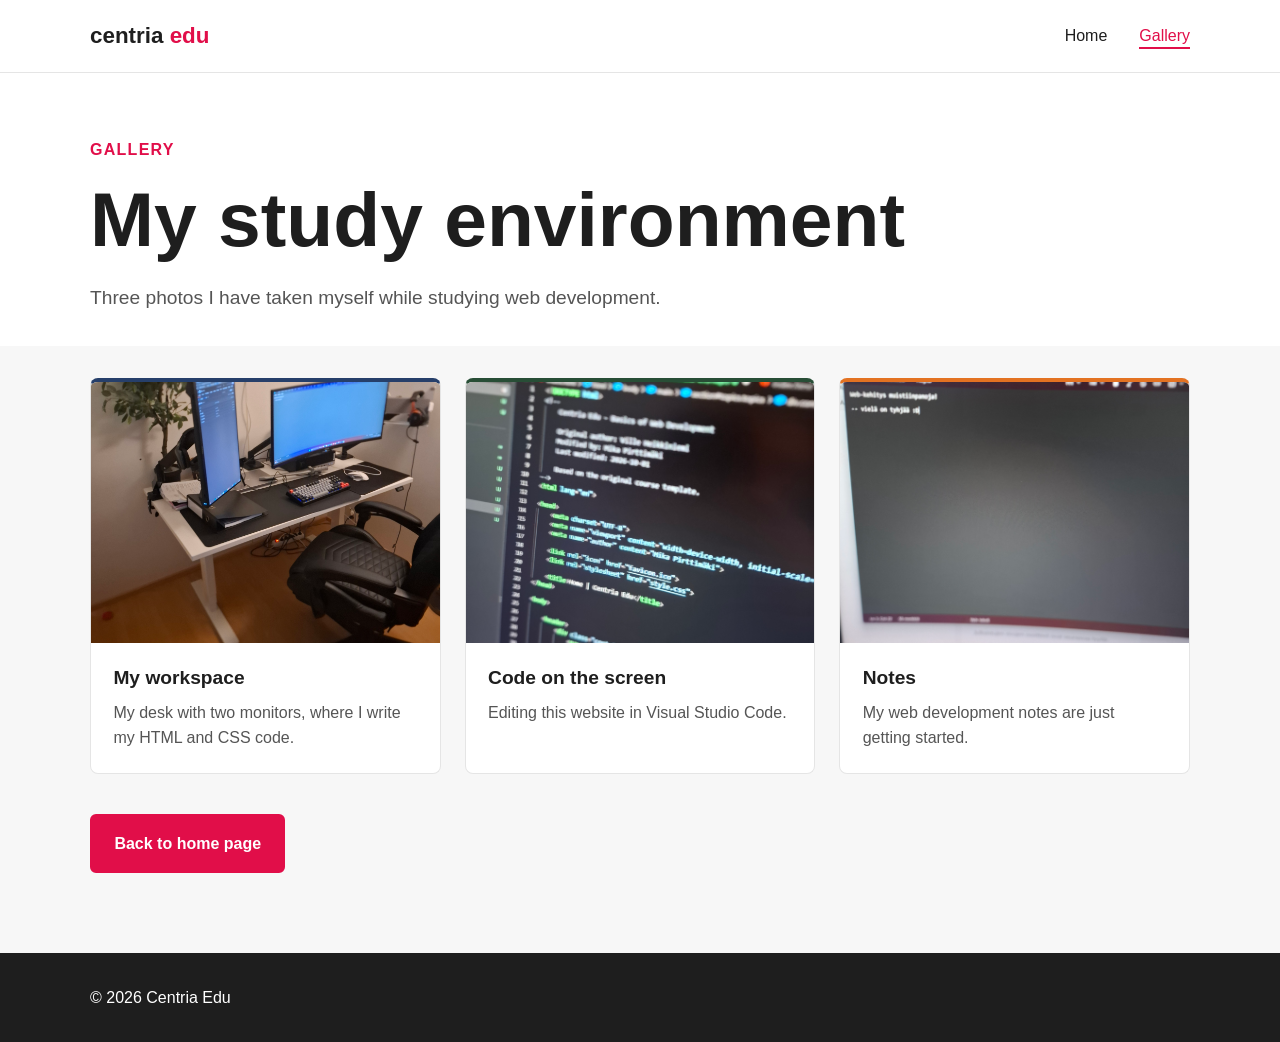
<file: a3/gallery.html>
<!DOCTYPE html>
<!--
    Centria Edu - Basics of Web Development
    Gallery page

    Author: Mika Pirttimäki
    Last modified: 2026-10-01
-->
<html lang="en">

<head>
    <meta charset="UTF-8">
    <meta name="viewport" content="width=device-width, initial-scale=1.0">
    <meta name="author" content="Mika Pirttimäki">

    <link rel="icon" href="favicon.ico">
    <link rel="stylesheet" href="style.css">

    <title>Gallery | Centria Edu</title>
</head>

<body>

    <header>
        <div class="container">
            <nav>
                <div class="logo">
                    centria <span>edu</span>
                </div>

                <ul>
                    <li><a href="index.html">Home</a></li>
                    <li><a href="gallery.html" class="active" aria-current="page">Gallery</a></li>
                </ul>
            </nav>
        </div>
    </header>

    <main>

        <section class="page-intro">
            <div class="container">
                <span class="label">Gallery</span>
                <h1>My study environment</h1>
                <p>
                    Three photos I have taken myself while studying web development.
                </p>
            </div>
        </section>

        <section class="gallery-section">
            <div class="container">

                <div class="gallery">

                    <figure class="gallery-item">
                        <img src="images/tyopiste.jpg"
                            alt="White standing desk with a vertical monitor and a curved widescreen monitor, a keyboard, a plant and a black office chair">
                        <figcaption>
                            <h2>My workspace</h2>
                            <p>My desk with two monitors, where I write my HTML and CSS code.</p>
                        </figcaption>
                    </figure>

                    <figure class="gallery-item">
                        <img src="images/koodi-naytolla.jpg"
                            alt="Close-up of a monitor showing the HTML code of this website in Visual Studio Code">
                        <figcaption>
                            <h2>Code on the screen</h2>
                            <p>Editing this website in Visual Studio Code.</p>
                        </figcaption>
                    </figure>

                    <figure class="gallery-item">
                        <img src="images/muistiinpanot.jpg"
                            alt="Monitor showing a notepad app with the text Web-kehitys muistiinpanoja and an almost empty page">
                        <figcaption>
                            <h2>Notes</h2>
                            <p>My web development notes are just getting started.</p>
                        </figcaption>
                    </figure>

                </div>

                <a href="index.html" class="button">Back to home page</a>

            </div>
        </section>

    </main>

    <footer>
        <div class="container">
            <p>&copy; 2026 Centria Edu</p>
        </div>
    </footer>

</body>

</html>
</file>
<file: style.css>
/*
    Centria Edu - Basics of Web Development
    S9 - Repositorion koontisivun tyylit

    Original template: OpenAI / ChatGPT
    Modified by: Mika Pirttimäki
    Last modified: 2026-10-02
*/

* {
    box-sizing: border-box;
}

html {
    scroll-behavior: smooth;
}

body {
    margin: 0;
    font-family: system-ui, sans-serif;
    line-height: 1.6;
    color: #16302c;
    background-color: #f2f7f5;
}

.container {
    width: min(1100px, 92%);
    margin-inline: auto;
}

/* Ylätunniste */

.site-header {
    padding-block: 3rem;
    color: #ffffff;
    background-color: #10302e;
    border-bottom: 6px solid #0f7b6c;
}

.eyebrow {
    margin: 0;
    font-weight: 700;
    letter-spacing: 0.08em;
    text-transform: uppercase;
    color: #9fe3d6;
}

h1 {
    max-width: 22ch;
    font-size: clamp(2rem, 5vw, 3.5rem);
    line-height: 1.15;
}

.intro {
    max-width: 60ch;
}

nav {
    display: flex;
    flex-wrap: wrap;
    gap: 1rem;
    margin-top: 1.5rem;
}

nav a {
    color: #ffffff;
    text-underline-offset: 0.25em;
}

nav a:hover {
    color: #9fe3d6;
}

/* Harjoitusosiot */

main {
    padding-block: 2rem 3rem;
}

section {
    margin-bottom: 3rem;
}

h2 {
    margin-bottom: 0.25rem;
}

/* CSS Grid -korttiasettelu */

.card-grid {
    display: grid;
    grid-template-columns: repeat(3, minmax(0, 1fr));
    gap: 1.5rem;
    margin-top: 1.5rem;
}

.card {
    display: flex;
    flex-direction: column;
    padding: 1.5rem;
    border: 1px solid #cfe3dd;
    border-radius: 1rem;
    background-color: #ffffff;
    box-shadow: 0 1px 2px rgba(16, 48, 46, 0.06);
    overflow-wrap: anywhere;
}

.card:hover {
    border-color: #0f7b6c;
    box-shadow: 0 6px 16px rgba(16, 48, 46, 0.12);
}

.task-id {
    margin: 0;
    font-weight: 700;
    letter-spacing: 0.06em;
    color: #0f7b6c;
}

.card h3 {
    margin-block: 0.5rem;
}

.card-link {
    align-self: flex-start;
    margin-top: auto;
    padding: 0.65rem 1rem;
    border-radius: 0.5rem;
    color: #ffffff;
    background-color: #0f7b6c;
    text-decoration: none;
    font-weight: 700;
}

.card-link:hover {
    background-color: #0b5f54;
}

a:focus-visible {
    outline: 3px solid #b4530a;
    outline-offset: 4px;
}

/* Alatunniste */

.site-footer {
    padding-block: 1.5rem;
    border-top: 1px solid #cfe3dd;
    background-color: #ffffff;
}

.site-footer p {
    margin-block: 0.25rem;
}

/* Kapeammilla näytöillä kortit kahteen ja lopuksi yhteen sarakkeeseen */

@media (max-width: 900px) {
    .card-grid {
        grid-template-columns: repeat(2, minmax(0, 1fr));
    }
}

@media (max-width: 600px) {
    .card-grid {
        grid-template-columns: 1fr;
    }
}
</file>
<file: a1/style.css>
:root {
    --primary: #e10e49;
    --light: #ffffff;
    --dark: #1e1e1e;
    --blue: #263f6a;
    --green: #284e36;
    --orange: #e37222;
    --rose: #c24d52;
}

* {
    box-sizing: border-box;
    margin: 0;
    padding: 0;
}

body {
    font-family: Arial, Helvetica, sans-serif;
    background-color: var(--light);
    color: var(--dark);
    line-height: 1.6;
}

header {
    border-bottom: 1px solid #e5e5e5;
}

.container {
    width: min(1100px, 90%);
    margin: 0 auto;
}

nav {
    min-height: 72px;
    display: flex;
    justify-content: space-between;
    align-items: center;
}

.logo {
    font-size: 1.4rem;
    font-weight: bold;
    color: var(--dark);
}

.logo span {
    color: var(--primary);
}

nav ul {
    display: flex;
    gap: 2rem;
    list-style: none;
}

nav a {
    color: var(--dark);
    text-decoration: none;
}

nav a:hover {
    color: var(--primary);
}

.hero {
    min-height: 70vh;
    display: flex;
    align-items: center;
}

.hero-content {
    max-width: 700px;
}

.label {
    display: inline-block;
    margin-bottom: 1rem;
    color: var(--primary);
    font-weight: bold;
    text-transform: uppercase;
    letter-spacing: 0.08rem;
}

h1 {
    margin-bottom: 1.5rem;
    font-size: clamp(2.5rem, 6vw, 5rem);
    line-height: 1.05;
}

.hero p {
    max-width: 600px;
    margin-bottom: 2rem;
    font-size: 1.2rem;
    color: #555;
}

.button {
    display: inline-block;
    padding: 0.9rem 1.4rem;
    background-color: var(--primary);
    color: var(--light);
    text-decoration: none;
    border-radius: 6px;
    font-weight: bold;
}

.button:hover {
    background-color: var(--rose);
}

.topics {
    padding: 5rem 0;
    background-color: #f7f7f7;
}

.topics h2 {
    margin-bottom: 2rem;
    font-size: 2rem;
}

.cards {
    display: grid;
    grid-template-columns: repeat(2, 1fr);
    gap: 1.5rem;
}

.card {
    padding: 2rem;
    background-color: var(--light);
    border: 1px solid #e5e5e5;
    border-radius: 8px;
}

.card h3 {
    margin-bottom: 0.8rem;
}

.card p {
    margin-bottom: 1rem;
}

.card:nth-child(1) {
    border-top: 4px solid var(--blue);
}

.card:nth-child(2) {
    border-top: 4px solid var(--green);
}

.card:nth-child(3) {
    grid-column: 1 / -1;
    border-top: 4px solid var(--orange);
}

/* What I have learned -osion lista */
#learning ul {
    margin: 1rem 0 1.5rem 1.5rem;
}

#learning li {
    margin-bottom: 0.4rem;
}

/* What I have learned -osion GitHub-linkki */
#learning a {
    display: inline-block;
    padding: 0.7rem 1.1rem;
    background-color: var(--primary);
    color: var(--light);
    text-decoration: none;
    border-radius: 6px;
    font-weight: bold;
}

#learning a:hover {
    background-color: var(--rose);
}

footer {
    padding: 2rem 0;
    background-color: var(--dark);
    color: var(--light);
}

@media (max-width: 700px) {
    nav ul {
        display: none;
    }

    .cards {
        grid-template-columns: 1fr;
    }
v
    .card:nth-child(3) {
        grid-column: auto;
    }

    .hero {
        min-height: 60vh;
    }
}
</file>
<file: a2/style.css>
/*
    Centria Edu - Basics of Web Development
    A2 - Oma verkkosivu: työpiste

    Tekijä: Mika Pirttimäki
    Viimeksi muokattu: 2026-10-02
*/

/* ---- Perusasetukset ---- */

* {
    box-sizing: border-box;
}

body {
    margin: 0;
    font-family: Georgia, "Times New Roman", serif;
    line-height: 1.7;
    color: #23262b;
    background-color: #f7f5f2;
}

/* Sisältö pysyy keskellä ja rajatun levyisenä kaikissa osioissa */
.container {
    width: min(1060px, 90%);
    margin-left: auto;
    margin-right: auto;
}

h1,
h2,
h3,
.brand,
.eyebrow,
nav {
    font-family: Helvetica, Arial, sans-serif;
}

/* ---- Ylätunniste ---- */

.site-header {
    padding: 1.25rem 0;
    color: #ffffff;
    background-color: #1b2430;
}

.header-inner {
    display: flex;
    flex-wrap: wrap;
    gap: 1rem;
    align-items: center;
    justify-content: space-between;
}

.brand {
    margin: 0;
    font-size: 1.1rem;
    font-weight: bold;
    letter-spacing: 0.04em;
}

.site-header nav {
    display: flex;
    gap: 1.5rem;
}

.site-header nav a {
    color: #c8d4e2;
    text-decoration: none;
    font-size: 0.95rem;
}

.site-header nav a:hover {
    color: #ffffff;
    text-decoration: underline;
}

/* ---- Hero: teksti ja kuva vierekkäin ---- */

.hero {
    padding: 3.5rem 0;
    background-color: #ffffff;
    border-bottom: 1px solid #e3ded7;
}

.hero-inner {
    display: flex;
    gap: 3rem;
    align-items: center;
}

.hero-text {
    flex: 1;
}

.eyebrow {
    margin: 0;
    font-size: 0.8rem;
    font-weight: bold;
    letter-spacing: 0.15em;
    text-transform: uppercase;
    color: #2f6fb5;
}

h1 {
    margin: 0.5rem 0 1.25rem;
    font-size: 2.8rem;
    line-height: 1.15;
}

.lead {
    font-size: 1.15rem;
    color: #3b4049;
}

/* Kuva on pystykuva, joten sille annetaan kiinteä leveys */
.hero-photo {
    flex: 0 0 360px;
    margin: 0;
}

.hero-photo img {
    display: block;
    width: 100%;
    height: auto;
    border-radius: 6px;
    box-shadow: 0 10px 28px rgba(27, 36, 48, 0.22);
}

.hero-photo figcaption {
    margin-top: 0.75rem;
    font-size: 0.85rem;
    font-style: italic;
    color: #6b7078;
    text-align: center;
}

/* ---- Osiot ---- */

.section {
    padding: 3.5rem 0;
}

/* Joka toinen osio saa eri taustan, jotta sivu jakautuu selkeisiin kaistoihin */
.section-alt {
    background-color: #eceae5;
}

h2 {
    margin: 0;
    font-size: 1.9rem;
}

/* Korostusviiva otsikon alla */
h2::after {
    content: "";
    display: block;
    width: 60px;
    height: 3px;
    margin-top: 0.6rem;
    background-color: #2f6fb5;
}

.section-intro {
    max-width: 55ch;
    color: #4a4f57;
}

/* ---- Välinekortit ---- */

.cards {
    display: flex;
    flex-wrap: wrap;
    gap: 1.25rem;
    margin-top: 2rem;
}

.card {
    flex: 1 1 280px;
    padding: 1.5rem;
    background-color: #ffffff;
    border: 1px solid #e3ded7;
    border-top: 3px solid #2f6fb5;
    border-radius: 4px;
}

.card h3 {
    margin: 0 0 0.5rem;
    font-size: 1.1rem;
}

.card p {
    margin: 0;
    font-size: 0.95rem;
}

/* ---- Numeroitu lista ---- */

.steps {
    max-width: 62ch;
    margin: 2rem 0 0;
    padding-left: 1.5rem;
}

.steps li {
    margin-bottom: 1.75rem;
}

.steps h3 {
    margin: 0 0 0.35rem;
    font-size: 1.15rem;
}

.steps p {
    margin: 0;
}

/* ---- Sitaatti ---- */

.quote {
    max-width: 60ch;
    margin: 0 auto;
    padding-left: 1.5rem;
    border-left: 4px solid #2f6fb5;
}

.quote p {
    margin: 0;
    font-size: 1.3rem;
    font-style: italic;
    color: #3b4049;
}

/* ---- Alatunniste ---- */

.site-footer {
    padding: 2rem 0;
    color: #c8d4e2;
    background-color: #1b2430;
    font-size: 0.9rem;
}

.site-footer p {
    margin: 0.25rem 0;
}

/* ---- Kapea näyttö: kuva tekstin alle ---- */

@media (max-width: 780px) {
    .hero-inner {
        display: block;
    }

    .hero-photo {
        max-width: 360px;
        margin: 2.5rem auto 0;
    }

    h1 {
        font-size: 2.1rem;
    }
}
</file>
<file: a3/style.css>
/*
    Centria Edu - Basics of Web Development
    Shared stylesheet for index.html and gallery.html

    Author: Mika Pirttimäki
    Last modified: 2026-10-01
*/

:root {
    --primary: #e10e49;
    --light: #ffffff;
    --dark: #1e1e1e;
    --blue: #263f6a;
    --green: #284e36;
    --orange: #e37222;
    --rose: #c24d52;
}

* {
    box-sizing: border-box;
    margin: 0;
    padding: 0;
}

body {
    font-family: Arial, Helvetica, sans-serif;
    background-color: var(--light);
    color: var(--dark);
    line-height: 1.6;
}

img {
    display: block;
    max-width: 100%;
    height: auto;
}

header {
    border-bottom: 1px solid #e5e5e5;
}

.container {
    width: min(1100px, 90%);
    margin: 0 auto;
}

/* Navigation */
nav {
    min-height: 72px;
    display: flex;
    justify-content: space-between;
    align-items: center;
}

.logo {
    font-size: 1.4rem;
    font-weight: bold;
    color: var(--dark);
}

.logo span {
    color: var(--primary);
}

nav ul {
    display: flex;
    gap: 2rem;
    list-style: none;
}

nav a {
    color: var(--dark);
    text-decoration: none;
    padding-bottom: 0.2rem;
    border-bottom: 2px solid transparent;
}

nav a:hover {
    color: var(--primary);
}

/* Current page in the navigation */
nav a.active {
    color: var(--primary);
    border-bottom-color: var(--primary);
}

/* Front page hero */
.hero {
    min-height: 70vh;
    display: flex;
    align-items: center;
}

.hero-content {
    max-width: 700px;
}

.label {
    display: inline-block;
    margin-bottom: 1rem;
    color: var(--primary);
    font-weight: bold;
    text-transform: uppercase;
    letter-spacing: 0.08rem;
}

h1 {
    margin-bottom: 1.5rem;
    font-size: clamp(2.5rem, 6vw, 5rem);
    line-height: 1.05;
}

.hero p {
    max-width: 600px;
    margin-bottom: 2rem;
    font-size: 1.2rem;
    color: #555;
}

/* Buttons */
.button {
    display: inline-block;
    padding: 0.9rem 1.4rem;
    background-color: var(--primary);
    color: var(--light);
    text-decoration: none;
    border-radius: 6px;
    font-weight: bold;
    border: 2px solid var(--primary);
}

.button:hover {
    background-color: var(--rose);
    border-color: var(--rose);
}

.button-outline {
    margin-left: 0.5rem;
    background-color: transparent;
    color: var(--primary);
}

.button-outline:hover {
    color: var(--light);
}

/* Topics and cards */
.topics {
    padding: 5rem 0;
    background-color: #f7f7f7;
}

.topics h2 {
    margin-bottom: 2rem;
    font-size: 2rem;
}

.cards {
    display: grid;
    grid-template-columns: repeat(2, 1fr);
    gap: 1.5rem;
}

.card {
    padding: 2rem;
    background-color: var(--light);
    border: 1px solid #e5e5e5;
    border-radius: 8px;
}

.card h3 {
    margin-bottom: 0.8rem;
}

.card p {
    margin-bottom: 1rem;
}

.card img {
    border-radius: 6px;
}

.card:nth-child(1) {
    border-top: 4px solid var(--blue);
}

.card:nth-child(2) {
    border-top: 4px solid var(--green);
}

.card:nth-child(3) {
    grid-column: 1 / -1;
    border-top: 4px solid var(--orange);
}

.card-gallery {
    grid-column: 1 / -1;
    border-top: 4px solid var(--primary);
}

/* Responsive YouTube video */
.video {
    width: 100%;
    aspect-ratio: 16 / 9;
    border: 0;
    border-radius: 6px;
}

/* What I have learned -osion lista */
.learning ul {
    margin: 1rem 0 1.5rem 1.5rem;
}

.learning li {
    margin-bottom: 0.4rem;
}

/* What I have learned -osion GitHub-linkki */
.learning a {
    display: inline-block;
    padding: 0.7rem 1.1rem;
    background-color: var(--primary);
    color: var(--light);
    text-decoration: none;
    border-radius: 6px;
    font-weight: bold;
}

.learning a:hover {
    background-color: var(--rose);
}

/* Gallery page */
.page-intro {
    padding: 4rem 0 2rem;
}

.page-intro p {
    max-width: 600px;
    font-size: 1.2rem;
    color: #555;
}

.gallery-section {
    padding: 2rem 0 5rem;
    background-color: #f7f7f7;
}

.gallery {
    display: grid;
    grid-template-columns: repeat(3, 1fr);
    gap: 1.5rem;
    margin-bottom: 2.5rem;
}

.gallery-item {
    overflow: hidden;
    background-color: var(--light);
    border: 1px solid #e5e5e5;
    border-radius: 8px;
}

/* All photos get the same size, regardless of the original shape */
.gallery-item img {
    width: 100%;
    aspect-ratio: 4 / 3;
    object-fit: cover;
}

.gallery-item figcaption {
    padding: 1.2rem 1.4rem 1.4rem;
}

.gallery-item h2 {
    margin-bottom: 0.4rem;
    font-size: 1.2rem;
}

.gallery-item p {
    color: #555;
}

.gallery-item:nth-child(1) {
    border-top: 4px solid var(--blue);
}

.gallery-item:nth-child(2) {
    border-top: 4px solid var(--green);
}

.gallery-item:nth-child(3) {
    border-top: 4px solid var(--orange);
}

footer {
    padding: 2rem 0;
    background-color: var(--dark);
    color: var(--light);
}

@media (max-width: 900px) {
    .gallery {
        grid-template-columns: repeat(2, 1fr);
    }
}

@media (max-width: 700px) {
    nav ul {
        gap: 1.2rem;
    }

    .cards,
    .gallery {
        grid-template-columns: 1fr;
    }

    .card:nth-child(3) {
        grid-column: auto;
    }

    .hero {
        min-height: 60vh;
    }

    .button-outline {
        margin-left: 0;
        margin-top: 0.5rem;
    }
}
</file>
<file: s4/style.css>
:root {
    --primary: #e10e49;
    --light: #ffffff;
    --dark: #1e1e1e;
    --blue: #263f6a;
    --green: #284e36;
    --orange: #e37222;
    --rose: #c24d52;
}

* {
    box-sizing: border-box;
    margin: 0;
    padding: 0;
}

body {
    font-family: Arial, Helvetica, sans-serif;
    background-color: var(--light);
    color: var(--dark);
    line-height: 1.6;
}

header {
    border-bottom: 1px solid #e5e5e5;
}

.container {
    width: min(1100px, 90%);
    margin: 0 auto;
}

nav {
    min-height: 72px;
    display: flex;
    justify-content: space-between;
    align-items: center;
}

.logo {
    font-size: 1.4rem;
    font-weight: bold;
    color: var(--dark);
}

.logo span {
    color: var(--primary);
}

nav ul {
    display: flex;
    gap: 2rem;
    list-style: none;
}

nav a {
    color: var(--dark);
    text-decoration: none;
}

nav a:hover {
    color: var(--primary);
}

.hero {
    min-height: 70vh;
    display: flex;
    align-items: center;
}

.hero-content {
    max-width: 700px;
}

.label {
    display: inline-block;
    margin-bottom: 1rem;
    color: var(--primary);
    font-weight: bold;
    text-transform: uppercase;
    letter-spacing: 0.08rem;
}

h1 {
    margin-bottom: 1.5rem;
    font-size: clamp(2.5rem, 6vw, 5rem);
    line-height: 1.05;
}

.hero p {
    max-width: 600px;
    margin-bottom: 2rem;
    font-size: 1.2rem;
    color: #555;
}

.button {
    display: inline-block;
    padding: 0.9rem 1.4rem;
    background-color: var(--primary);
    color: var(--light);
    text-decoration: none;
    border-radius: 6px;
    font-weight: bold;
}

.button:hover {
    background-color: var(--rose);
}

.topics {
    padding: 5rem 0;
    background-color: #f7f7f7;
}

.topics h2 {
    margin-bottom: 2rem;
    font-size: 2rem;
}

.cards {
    display: grid;
    grid-template-columns: repeat(2, 1fr);
    gap: 1.5rem;
}

.card {
    padding: 2rem;
    background-color: var(--light);
    border: 1px solid #e5e5e5;
    border-radius: 8px;
}

.card h3 {
    margin-bottom: 0.8rem;
}

.card p {
    margin-bottom: 1rem;
}

.card:nth-child(1) {
    border-top: 4px solid var(--blue);
}

.card:nth-child(2) {
    border-top: 4px solid var(--green);
}

.card:nth-child(3) {
    grid-column: 1 / -1;
    border-top: 4px solid var(--orange);
}

/* What I have learned -osion lista */
#learning ul {
    margin: 1rem 0 1.5rem 1.5rem;
}

#learning li {
    margin-bottom: 0.4rem;
}

/* What I have learned -osion GitHub-linkki */
#learning a {
    display: inline-block;
    padding: 0.7rem 1.1rem;
    background-color: var(--primary);
    color: var(--light);
    text-decoration: none;
    border-radius: 6px;
    font-weight: bold;
}

#learning a:hover {
    background-color: var(--rose);
}

footer {
    padding: 2rem 0;
    background-color: var(--dark);
    color: var(--light);
}

@media (max-width: 700px) {
    nav ul {
        display: none;
    }

    .cards {
        grid-template-columns: 1fr;
    }
v
    .card:nth-child(3) {
        grid-column: auto;
    }

    .hero {
        min-height: 60vh;
    }
}
</file>
<file: s6/style.css>
:root {
    --primary: #e10e49;
    --light: #ffffff;
    --dark: #1e1e1e;
    --blue: #263f6a;
    --green: #284e36;
    --orange: #e37222;
    --rose: #c24d52;
}

* {
    box-sizing: border-box;
    margin: 0;
    padding: 0;
}

body {
    font-family: Arial, Helvetica, sans-serif;
    background-color: var(--light);
    color: var(--dark);
    line-height: 1.6;
}

header {
    border-bottom: 1px solid #e5e5e5;
}

.container {
    width: min(1100px, 90%);
    margin: 0 auto;
}

nav {
    min-height: 72px;
    display: flex;
    justify-content: space-between;
    align-items: center;
}

.logo {
    font-size: 1.4rem;
    font-weight: bold;
    color: var(--dark);
}

.logo span {
    color: var(--primary);
}

nav ul {
    display: flex;
    gap: 2rem;
    list-style: none;
}

nav a {
    color: var(--dark);
    text-decoration: none;
}

nav a:hover {
    color: var(--primary);
}

.hero {
    min-height: 70vh;
    display: flex;
    align-items: center;
}

.hero-content {
    max-width: 700px;
}

.label {
    display: inline-block;
    margin-bottom: 1rem;
    color: var(--primary);
    font-weight: bold;
    text-transform: uppercase;
    letter-spacing: 0.08rem;
}

h1 {
    margin-bottom: 1.5rem;
    font-size: clamp(2.5rem, 6vw, 5rem);
    line-height: 1.05;
}

.hero p {
    max-width: 600px;
    margin-bottom: 2rem;
    font-size: 1.2rem;
    color: #555;
}

.button {
    display: inline-block;
    padding: 0.9rem 1.4rem;
    background-color: var(--primary);
    color: var(--light);
    text-decoration: none;
    border-radius: 6px;
    font-weight: bold;
}

.button:hover {
    background-color: var(--rose);
}

.topics {
    padding: 5rem 0;
    background-color: #f7f7f7;
}

.topics h2 {
    margin-bottom: 2rem;
    font-size: 2rem;
}

.cards {
    display: grid;
    grid-template-columns: repeat(2, 1fr);
    gap: 1.5rem;
}

.card {
    padding: 2rem;
    background-color: var(--light);
    border: 1px solid #e5e5e5;
    border-radius: 8px;
}

.card h3 {
    margin-bottom: 0.8rem;
}

.card p {
    margin-bottom: 1rem;
}

.card:nth-child(1) {
    border-top: 4px solid var(--blue);
}

.card:nth-child(2) {
    border-top: 4px solid var(--green);
}

.card:nth-child(3) {
    grid-column: 1 / -1;
    border-top: 4px solid var(--orange);
}

/* What I have learned -osion lista */
#learning ul {
    margin: 1rem 0 1.5rem 1.5rem;
}

#learning li {
    margin-bottom: 0.4rem;
}

/* What I have learned -osion GitHub-linkki */
#learning a {
    display: inline-block;
    padding: 0.7rem 1.1rem;
    background-color: var(--primary);
    color: var(--light);
    text-decoration: none;
    border-radius: 6px;
    font-weight: bold;
}

#learning a:hover {
    background-color: var(--rose);
}

footer {
    padding: 2rem 0;
    background-color: var(--dark);
    color: var(--light);
}

@media (max-width: 700px) {
    nav ul {
        display: none;
    }

    .cards {
        grid-template-columns: 1fr;
    }
v
    .card:nth-child(3) {
        grid-column: auto;
    }

    .hero {
        min-height: 60vh;
    }
}
</file>
